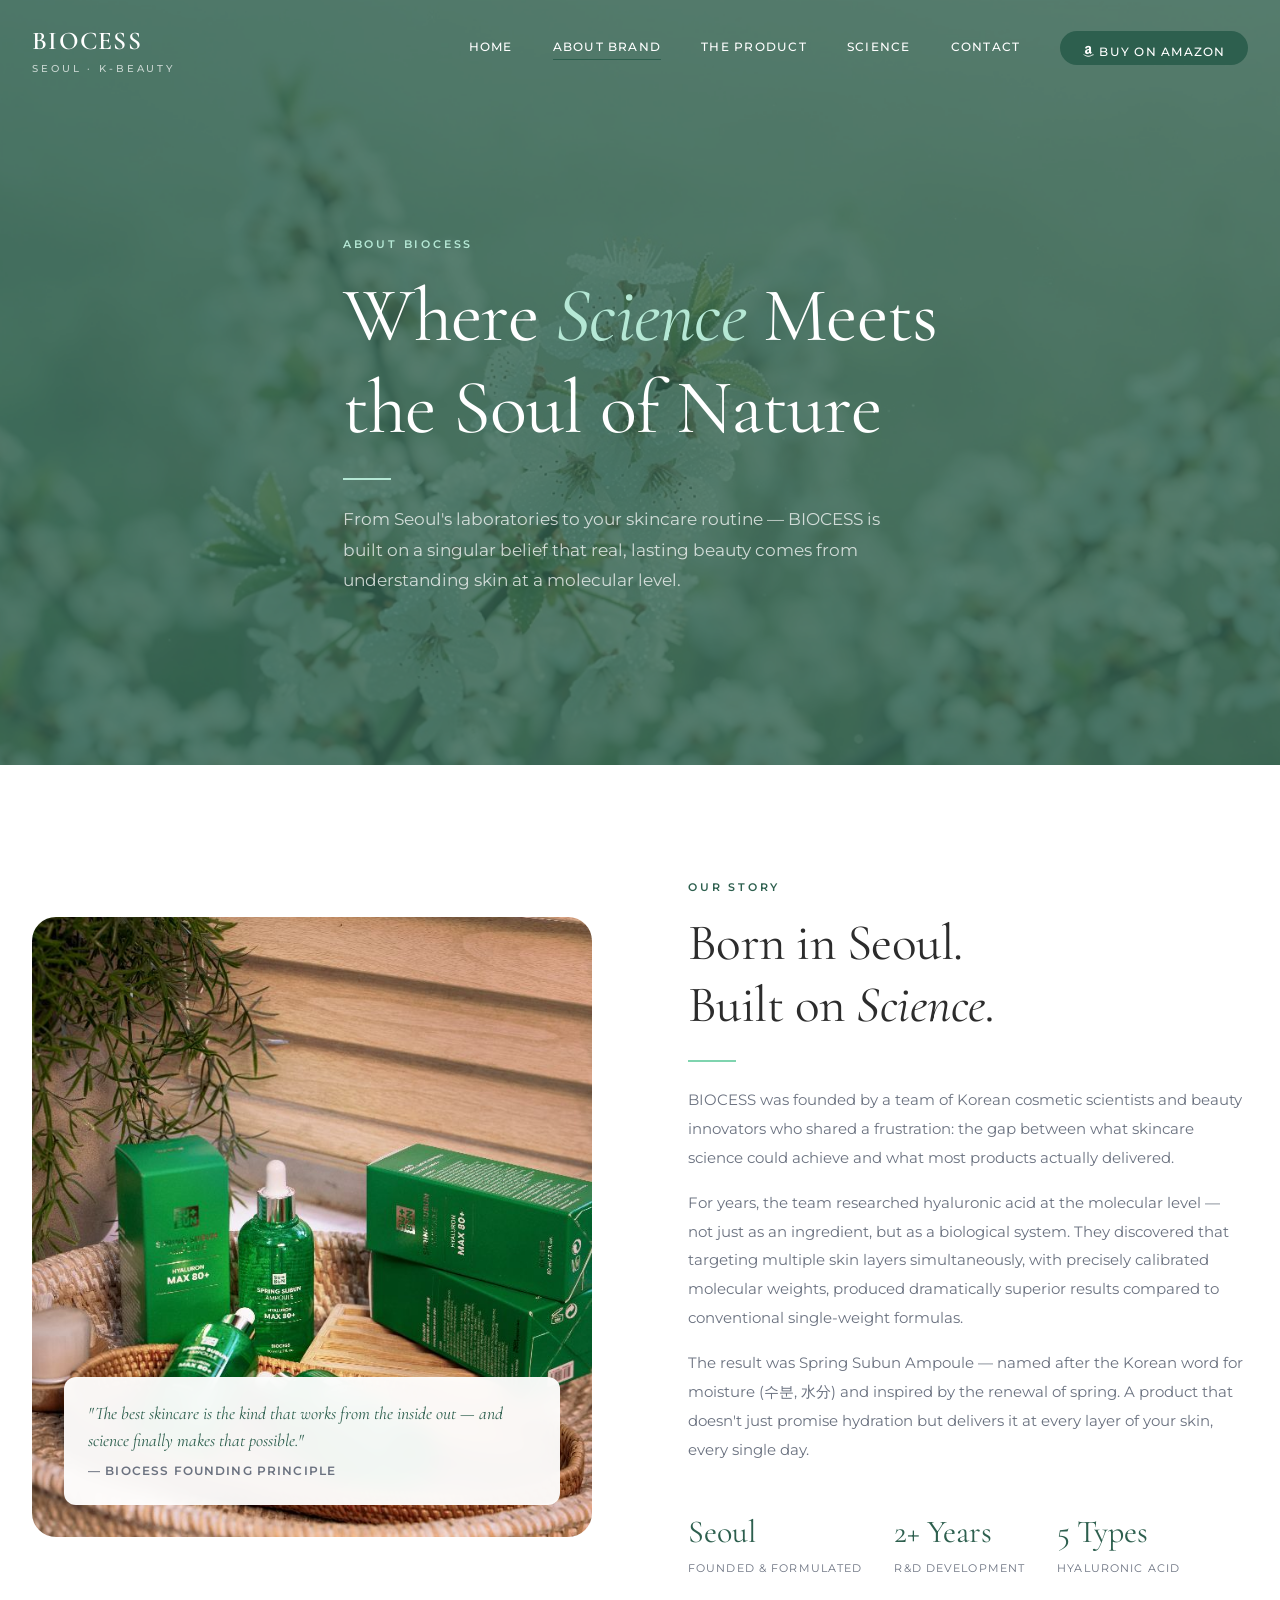
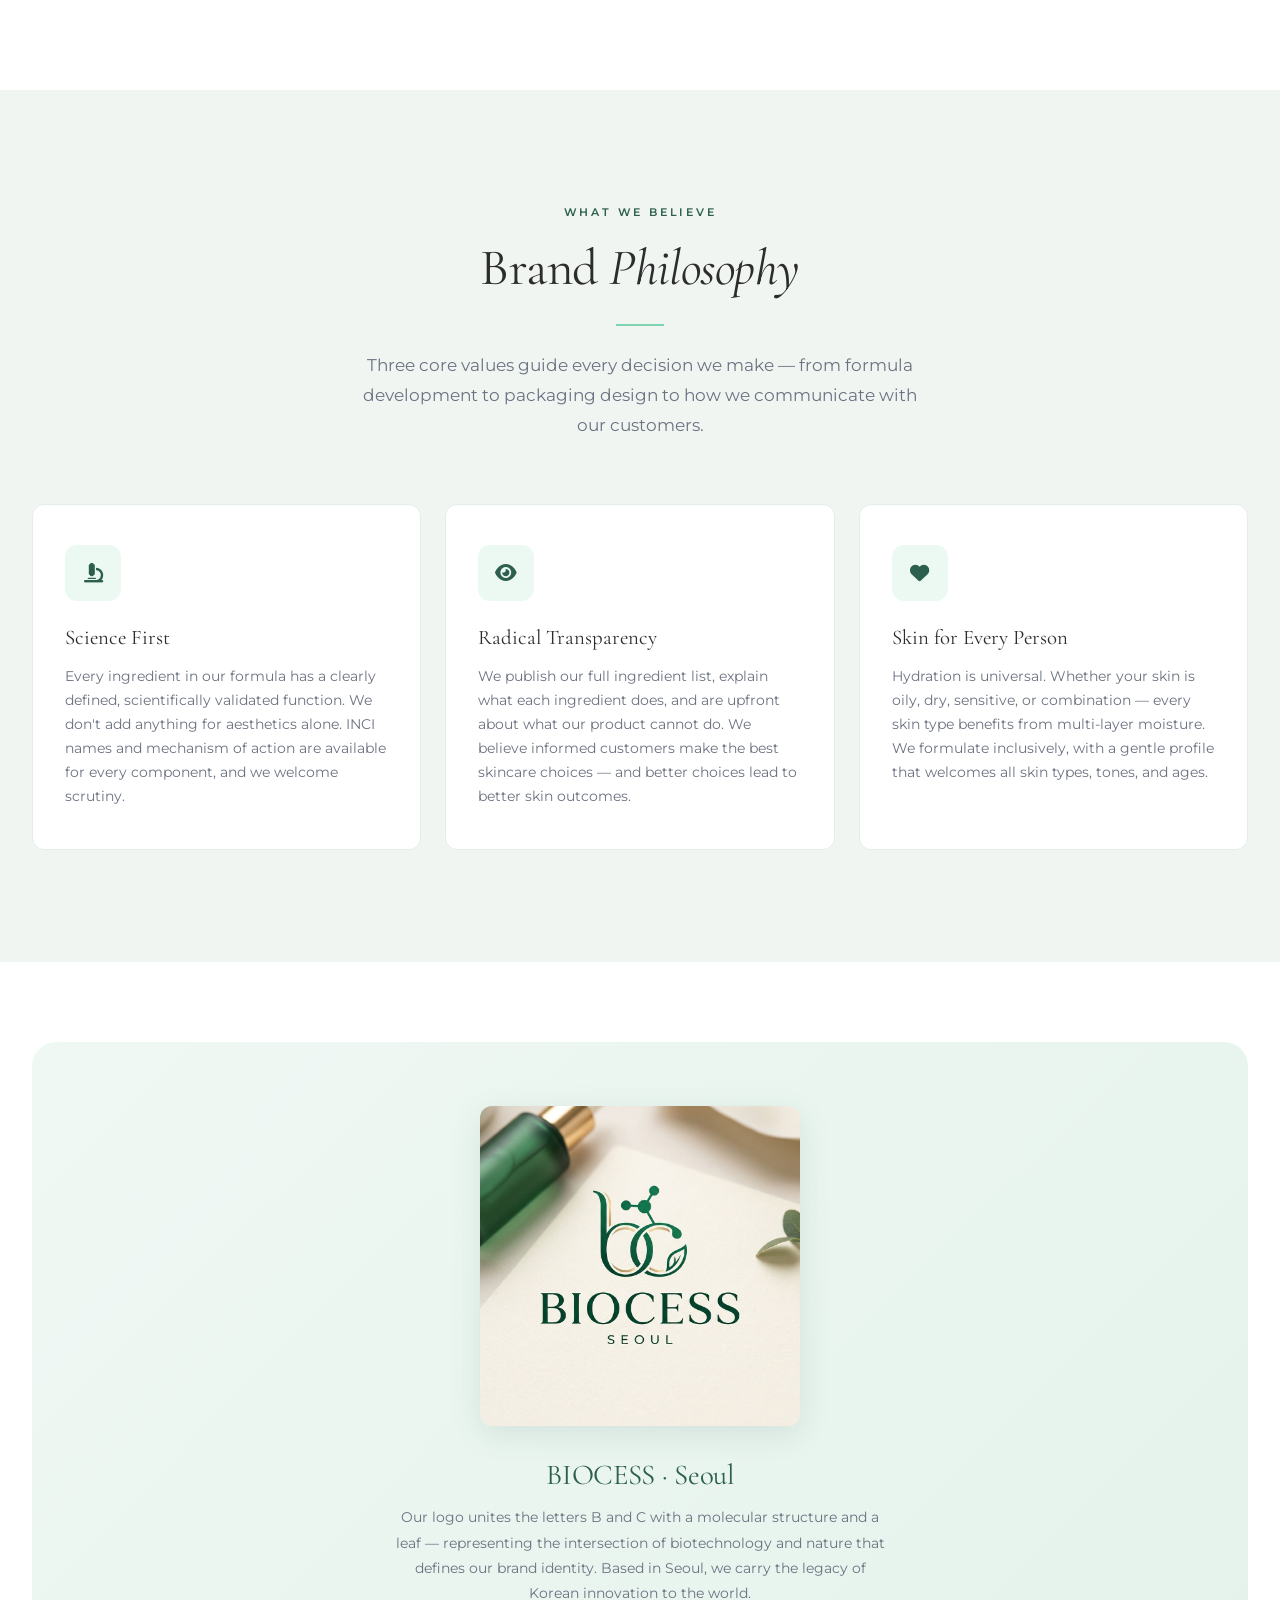
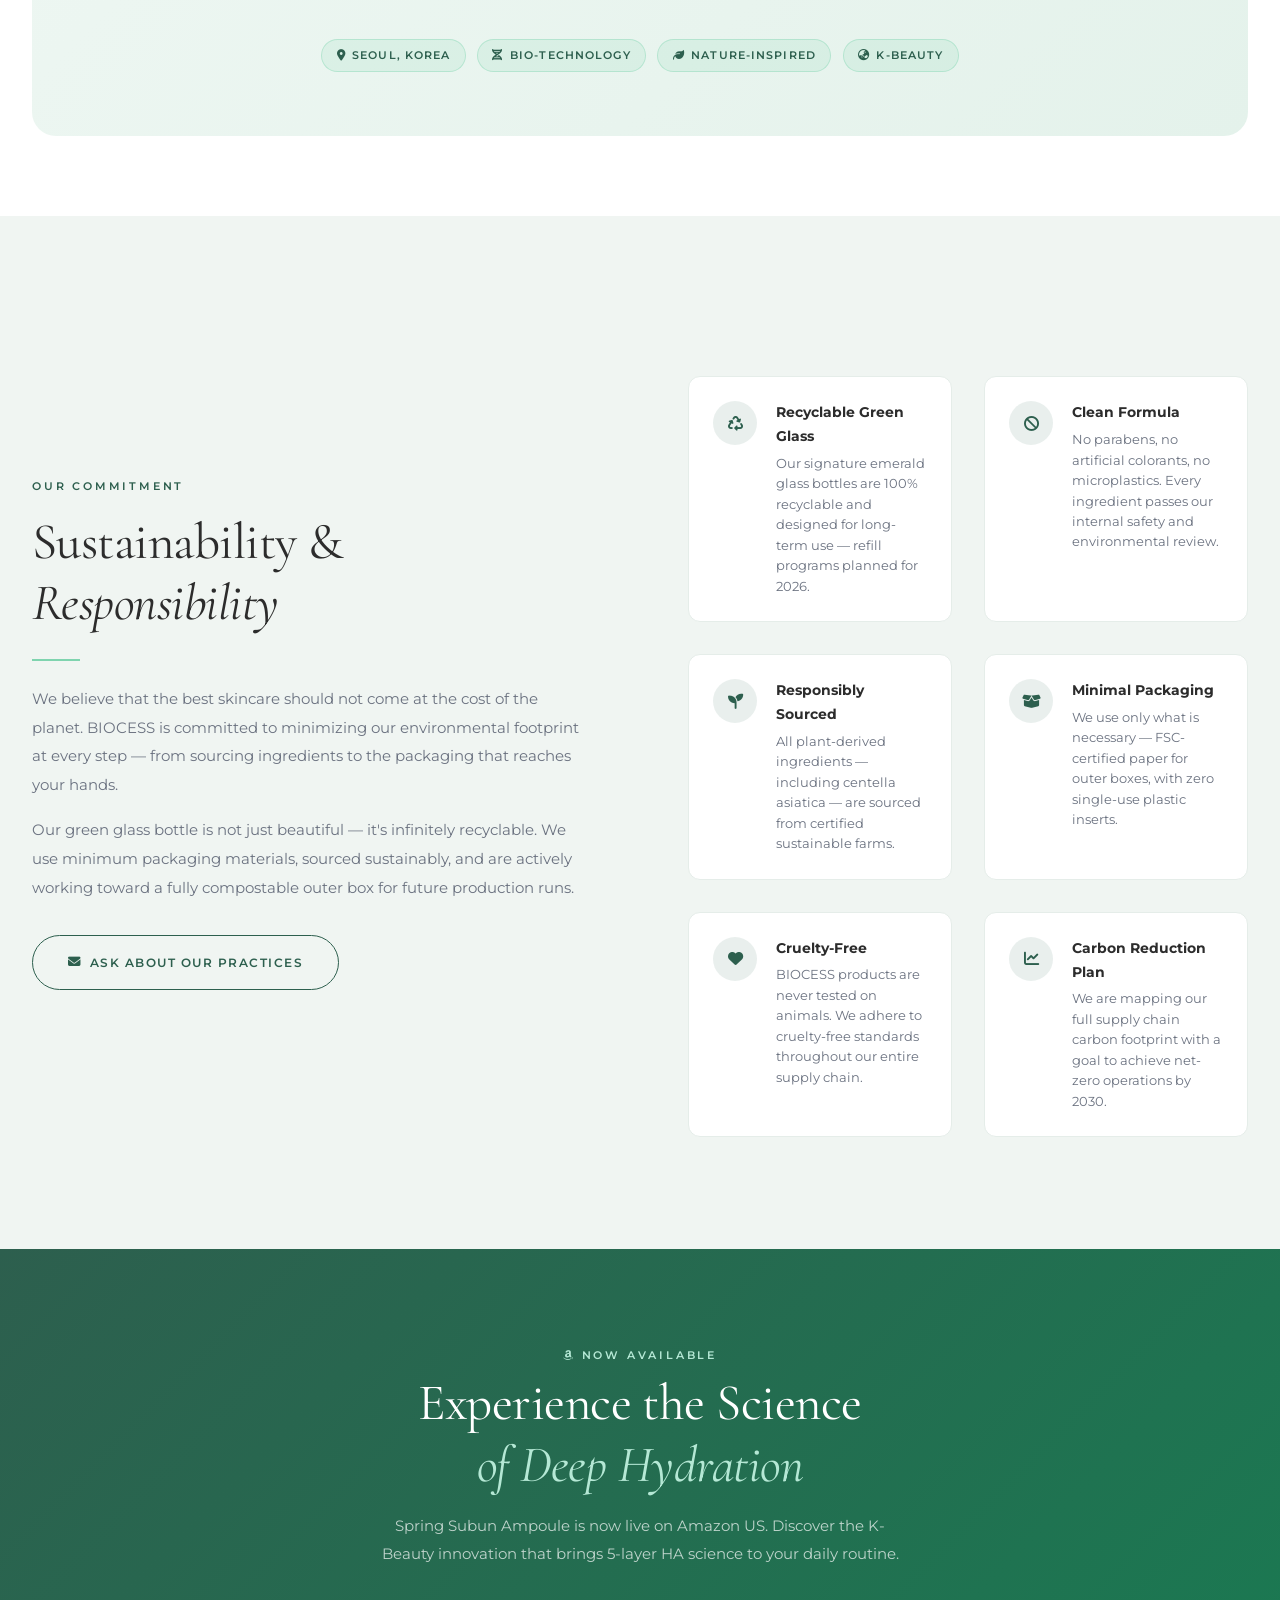
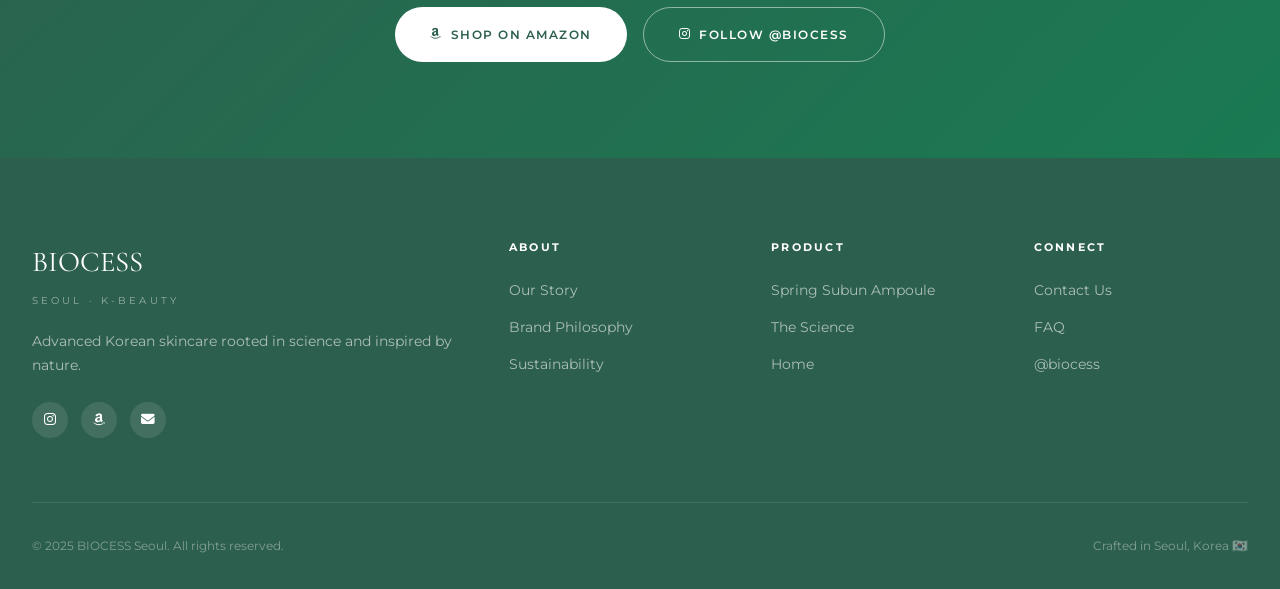
<file: about.html>
<!DOCTYPE html>
<html lang="en">
<head>
  <meta charset="UTF-8" />
  <meta name="viewport" content="width=device-width, initial-scale=1.0" />
  <meta name="description" content="About BIOCESS — Our story, brand philosophy, and commitment to sustainability. K-Beauty from Seoul, crafted with science and nature." />
  <title>About Brand | BIOCESS Seoul</title>

  <!-- Google tag (gtag.js) -->
  <script async src="https://www.googletagmanager.com/gtag/js?id=G-M8Z8BWN2E7"></script>
  <script>
    window.dataLayer = window.dataLayer || [];
    function gtag(){dataLayer.push(arguments);}
    gtag('js', new Date());
    gtag('config', 'G-M8Z8BWN2E7');
  </script>

  <link rel="preconnect" href="https://fonts.googleapis.com" />
  <link rel="preconnect" href="https://fonts.gstatic.com" crossorigin />
  <link href="https://fonts.googleapis.com/css2?family=Cormorant+Garamond:ital,wght@0,300;0,400;0,500;0,600;1,300;1,400&family=Montserrat:wght@300;400;500;600;700&display=swap" rel="stylesheet" />
  <link rel="stylesheet" href="https://cdn.jsdelivr.net/npm/@fortawesome/fontawesome-free@6.5.0/css/all.min.css" />
  <link rel="stylesheet" href="css/style.css" />

  <style>
    /* About-specific styles */
    .about-hero {
      min-height: 85vh;
      position: relative;
      display: flex;
      align-items: center;
      overflow: hidden;
      background: var(--color-primary-dark);
    }
    .about-hero-bg {
      position: absolute;
      inset: 0;
      background-image: url('images/spring-nature.jpg');
      background-size: cover;
      background-position: center;
      opacity: 0.22;
    }
    .about-hero-content {
      position: relative;
      z-index: 2;
      color: white;
      padding: 10rem 0 6rem;
    }

    /* Story section */
    .story-grid {
      display: grid;
      grid-template-columns: 1fr 1fr;
      gap: 6rem;
      align-items: center;
    }
    .story-image {
      border-radius: var(--radius-lg);
      overflow: hidden;
      position: relative;
    }
    .story-image img {
      width: 100%;
      height: 620px;
      object-fit: cover;
    }
    .story-image-overlay {
      position: absolute;
      bottom: 2rem;
      left: 2rem;
      right: 2rem;
      background: rgba(255,255,255,0.95);
      backdrop-filter: blur(10px);
      border-radius: var(--radius-md);
      padding: 1.5rem;
    }
    .story-quote {
      font-family: var(--font-serif);
      font-size: 1.1rem;
      font-style: italic;
      color: var(--color-primary-dark);
      line-height: 1.5;
      margin-bottom: 0.5rem;
    }
    .story-quote-author {
      font-size: 0.72rem;
      font-weight: 600;
      letter-spacing: 0.1em;
      text-transform: uppercase;
      color: var(--color-text-light);
    }

    /* Values */
    .values-grid {
      display: grid;
      grid-template-columns: repeat(3, 1fr);
      gap: 1.5rem;
      margin-top: 4rem;
    }
    .value-card {
      padding: 2.5rem 2rem;
      border-radius: var(--radius-md);
      background: var(--color-white);
      border: 1px solid var(--color-border);
      transition: var(--transition);
    }
    .value-card:hover {
      transform: translateY(-6px);
      box-shadow: var(--shadow-md);
      border-color: var(--color-primary-light);
    }
    .value-icon {
      width: 56px;
      height: 56px;
      border-radius: var(--radius-md);
      background: rgba(127,212,175,0.15);
      display: flex;
      align-items: center;
      justify-content: center;
      color: var(--color-primary-dark);
      font-size: 1.2rem;
      margin-bottom: 1.2rem;
    }
    .value-title {
      font-family: var(--font-serif);
      font-size: 1.3rem;
      color: var(--color-text);
      margin-bottom: 0.6rem;
    }
    .value-desc {
      font-size: 0.88rem;
      color: var(--color-text-light);
      line-height: 1.7;
    }

    /* Sustainability */
    .sustain-grid {
      display: grid;
      grid-template-columns: 1fr 1fr;
      gap: 2rem;
      margin-top: 3rem;
    }
    .sustain-item {
      display: flex;
      gap: 1.2rem;
      align-items: flex-start;
      padding: 1.5rem;
      background: var(--color-white);
      border-radius: var(--radius-md);
      border: 1px solid var(--color-border);
      transition: var(--transition);
    }
    .sustain-item:hover {
      border-color: var(--color-primary-light);
      transform: translateY(-2px);
    }
    .sustain-icon {
      width: 44px;
      height: 44px;
      border-radius: 50%;
      background: rgba(45,95,78,0.1);
      display: flex;
      align-items: center;
      justify-content: center;
      color: var(--color-primary-dark);
      flex-shrink: 0;
      font-size: 0.95rem;
    }
    .sustain-title {
      font-family: var(--font-sans);
      font-size: 0.88rem;
      font-weight: 700;
      color: var(--color-text);
      margin-bottom: 0.3rem;
    }
    .sustain-desc {
      font-size: 0.8rem;
      color: var(--color-text-light);
      line-height: 1.6;
    }

    /* Team / Logo showcase */
    .brand-showcase {
      background: linear-gradient(135deg, #f0f8f4, #e4f2eb);
      border-radius: var(--radius-lg);
      padding: 4rem;
      text-align: center;
    }
    .brand-logo-large {
      max-width: 320px;
      margin: 0 auto 2rem;
      border-radius: var(--radius-md);
      box-shadow: var(--shadow-md);
    }

    @media (max-width: 900px) {
      .story-grid { grid-template-columns: 1fr; }
      .story-image img { height: 400px; }
      .values-grid { grid-template-columns: 1fr; }
      .sustain-grid { grid-template-columns: 1fr; }
    }
    @media (max-width: 768px) {
      .brand-showcase { padding: 2rem; }
    }
  </style>
</head>
<body>

  <!-- NAVIGATION -->
  <header id="site-header" class="light">
    <div class="nav-inner">
      <a href="index.html" class="nav-logo">
        <div>
          <div class="nav-logo-text">BIOCESS</div>
          <div class="nav-logo-sub">Seoul · K-Beauty</div>
        </div>
      </a>
      <nav class="nav-links" aria-label="Main navigation">
        <a href="index.html">Home</a>
        <a href="about.html" class="active">About Brand</a>
        <a href="product.html">The Product</a>
        <a href="science.html">Science</a>
        <a href="contact.html">Contact</a>
        <a href="https://www.amazon.com/dp/B0H327LYWT" target="_blank" rel="noopener" class="btn-nav"><i class="fab fa-amazon"></i> Buy on Amazon</a>
      </nav>
      <button class="nav-hamburger" aria-label="Open menu">
        <span></span><span></span><span></span>
      </button>
    </div>
  </header>

  <nav class="nav-mobile" aria-label="Mobile navigation">
    <button class="nav-mobile-close" aria-label="Close menu">&times;</button>
    <a href="index.html">Home</a>
    <a href="about.html">About Brand</a>
    <a href="product.html">The Product</a>
    <a href="science.html">Science</a>
    <a href="contact.html">Contact</a>
  </nav>

  <main>

  <!-- ABOUT HERO -->
  <section class="about-hero" aria-label="About BIOCESS">
    <div class="about-hero-bg"></div>
    <div class="container">
      <div class="about-hero-content fade-up">
        <p class="eyebrow" style="color:var(--color-primary-light);">About BIOCESS</p>
        <h1 style="color:white;max-width:700px;margin-bottom:1rem;">
          Where <em style="color:var(--color-primary-light);">Science</em> Meets<br>the Soul of Nature
        </h1>
        <div class="divider" style="background:var(--color-primary-light);"></div>
        <p style="color:rgba(255,255,255,0.75);font-size:1.05rem;max-width:560px;margin-top:1.2rem;">
          From Seoul's laboratories to your skincare routine — BIOCESS is built on a singular belief that real, lasting beauty comes from understanding skin at a molecular level.
        </p>
      </div>
    </div>
  </section>


  <!-- OUR STORY -->
  <section id="our-story" style="padding:7rem 0;background:var(--color-white);" aria-label="Our Story">
    <div class="container">
      <div class="story-grid">
        <div class="story-image fade-in">
          <img src="images/product-basket-set.jpg" alt="BIOCESS Spring Subun Ampoule — Studio collection" loading="lazy" />
          <div class="story-image-overlay">
            <div class="story-quote">"The best skincare is the kind that works from the inside out — and science finally makes that possible."</div>
            <div class="story-quote-author">— BIOCESS Founding Principle</div>
          </div>
        </div>

        <div class="fade-up delay-1">
          <p class="eyebrow">Our Story</p>
          <h2 style="margin-bottom:1.5rem;">Born in Seoul.<br>Built on <em>Science.</em></h2>
          <div class="divider"></div>

          <p style="font-size:0.95rem;color:var(--color-text-light);line-height:1.9;margin-top:1.5rem;">
            BIOCESS was founded by a team of Korean cosmetic scientists and beauty innovators who shared a frustration: the gap between what skincare science could achieve and what most products actually delivered.
          </p>
          <p style="font-size:0.95rem;color:var(--color-text-light);line-height:1.9;margin-top:1rem;">
            For years, the team researched hyaluronic acid at the molecular level — not just as an ingredient, but as a biological system. They discovered that targeting multiple skin layers simultaneously, with precisely calibrated molecular weights, produced dramatically superior results compared to conventional single-weight formulas.
          </p>
          <p style="font-size:0.95rem;color:var(--color-text-light);line-height:1.9;margin-top:1rem;">
            The result was Spring Subun Ampoule — named after the Korean word for moisture (수분, 水分) and inspired by the renewal of spring. A product that doesn't just promise hydration but delivers it at every layer of your skin, every single day.
          </p>

          <div style="display:flex;gap:2rem;margin-top:2.5rem;flex-wrap:wrap;">
            <div>
              <div style="font-family:var(--font-serif);font-size:2rem;color:var(--color-primary-dark);">Seoul</div>
              <div style="font-size:0.7rem;color:var(--color-text-light);letter-spacing:0.1em;text-transform:uppercase;">Founded &amp; Formulated</div>
            </div>
            <div>
              <div style="font-family:var(--font-serif);font-size:2rem;color:var(--color-primary-dark);">2+ Years</div>
              <div style="font-size:0.7rem;color:var(--color-text-light);letter-spacing:0.1em;text-transform:uppercase;">R&amp;D Development</div>
            </div>
            <div>
              <div style="font-family:var(--font-serif);font-size:2rem;color:var(--color-primary-dark);">5 Types</div>
              <div style="font-size:0.7rem;color:var(--color-text-light);letter-spacing:0.1em;text-transform:uppercase;">Hyaluronic Acid</div>
            </div>
          </div>
        </div>
      </div>
    </div>
  </section>


  <!-- BRAND PHILOSOPHY -->
  <section id="philosophy" style="padding:7rem 0;background:var(--color-bg-alt);" aria-label="Brand Philosophy">
    <div class="container">
      <div class="text-center">
        <p class="eyebrow fade-up">What We Believe</p>
        <h2 class="fade-up delay-1">Brand <em>Philosophy</em></h2>
        <div class="divider divider-center fade-up delay-1"></div>
        <p class="section-desc section-desc-center fade-up delay-2">
          Three core values guide every decision we make — from formula development to packaging design to how we communicate with our customers.
        </p>
      </div>

      <div class="values-grid">
        <div class="value-card fade-up">
          <div class="value-icon"><i class="fas fa-microscope"></i></div>
          <div class="value-title">Science First</div>
          <div class="value-desc">
            Every ingredient in our formula has a clearly defined, scientifically validated function. We don't add anything for aesthetics alone. INCI names and mechanism of action are available for every component, and we welcome scrutiny.
          </div>
        </div>

        <div class="value-card fade-up delay-1">
          <div class="value-icon"><i class="fas fa-eye"></i></div>
          <div class="value-title">Radical Transparency</div>
          <div class="value-desc">
            We publish our full ingredient list, explain what each ingredient does, and are upfront about what our product cannot do. We believe informed customers make the best skincare choices — and better choices lead to better skin outcomes.
          </div>
        </div>

        <div class="value-card fade-up delay-2">
          <div class="value-icon"><i class="fas fa-heart"></i></div>
          <div class="value-title">Skin for Every Person</div>
          <div class="value-desc">
            Hydration is universal. Whether your skin is oily, dry, sensitive, or combination — every skin type benefits from multi-layer moisture. We formulate inclusively, with a gentle profile that welcomes all skin types, tones, and ages.
          </div>
        </div>
      </div>
    </div>
  </section>


  <!-- BRAND VISUAL SHOWCASE -->
  <section style="padding:5rem 0;background:var(--color-white);" aria-label="Brand Identity">
    <div class="container">
      <div class="brand-showcase fade-up">
        <img src="images/logo-biocess.jpg" alt="BIOCESS Seoul Brand Logo" class="brand-logo-large" loading="lazy" />
        <h3 style="font-family:var(--font-serif);font-size:1.8rem;color:var(--color-primary-dark);margin-bottom:0.8rem;">BIOCESS · Seoul</h3>
        <p style="font-size:0.88rem;color:var(--color-text-light);max-width:500px;margin:0 auto 2rem;line-height:1.8;">
          Our logo unites the letters B and C with a molecular structure and a leaf — representing the intersection of biotechnology and nature that defines our brand identity. Based in Seoul, we carry the legacy of Korean innovation to the world.
        </p>
        <div style="display:flex;gap:0.7rem;justify-content:center;flex-wrap:wrap;">
          <span class="badge"><i class="fas fa-map-marker-alt"></i> Seoul, Korea</span>
          <span class="badge"><i class="fas fa-dna"></i> Bio-Technology</span>
          <span class="badge"><i class="fas fa-leaf"></i> Nature-Inspired</span>
          <span class="badge"><i class="fas fa-globe-asia"></i> K-Beauty</span>
        </div>
      </div>
    </div>
  </section>


  <!-- SUSTAINABILITY -->
  <section id="sustainability" style="padding:7rem 0;background:var(--color-bg-alt);" aria-label="Sustainability Commitment">
    <div class="container">
      <div style="display:grid;grid-template-columns:1fr 1fr;gap:6rem;align-items:center;">
        <div class="fade-up">
          <p class="eyebrow">Our Commitment</p>
          <h2 style="margin-bottom:1.5rem;">Sustainability &amp;<br><em>Responsibility</em></h2>
          <div class="divider"></div>
          <p style="font-size:0.95rem;color:var(--color-text-light);line-height:1.9;margin-top:1.5rem;">
            We believe that the best skincare should not come at the cost of the planet. BIOCESS is committed to minimizing our environmental footprint at every step — from sourcing ingredients to the packaging that reaches your hands.
          </p>
          <p style="font-size:0.95rem;color:var(--color-text-light);line-height:1.9;margin-top:1rem;">
            Our green glass bottle is not just beautiful — it's infinitely recyclable. We use minimum packaging materials, sourced sustainably, and are actively working toward a fully compostable outer box for future production runs.
          </p>
          <a href="contact.html" class="btn btn-outline" style="margin-top:2rem;display:inline-flex;">
            <i class="fas fa-envelope"></i> Ask About Our Practices
          </a>
        </div>

        <div class="sustain-grid fade-up delay-1">
          <div class="sustain-item">
            <div class="sustain-icon"><i class="fas fa-recycle"></i></div>
            <div>
              <div class="sustain-title">Recyclable Green Glass</div>
              <div class="sustain-desc">Our signature emerald glass bottles are 100% recyclable and designed for long-term use — refill programs planned for 2026.</div>
            </div>
          </div>
          <div class="sustain-item">
            <div class="sustain-icon"><i class="fas fa-ban"></i></div>
            <div>
              <div class="sustain-title">Clean Formula</div>
              <div class="sustain-desc">No parabens, no artificial colorants, no microplastics. Every ingredient passes our internal safety and environmental review.</div>
            </div>
          </div>
          <div class="sustain-item">
            <div class="sustain-icon"><i class="fas fa-seedling"></i></div>
            <div>
              <div class="sustain-title">Responsibly Sourced</div>
              <div class="sustain-desc">All plant-derived ingredients — including centella asiatica — are sourced from certified sustainable farms.</div>
            </div>
          </div>
          <div class="sustain-item">
            <div class="sustain-icon"><i class="fas fa-box-open"></i></div>
            <div>
              <div class="sustain-title">Minimal Packaging</div>
              <div class="sustain-desc">We use only what is necessary — FSC-certified paper for outer boxes, with zero single-use plastic inserts.</div>
            </div>
          </div>
          <div class="sustain-item">
            <div class="sustain-icon"><i class="fas fa-heart"></i></div>
            <div>
              <div class="sustain-title">Cruelty-Free</div>
              <div class="sustain-desc">BIOCESS products are never tested on animals. We adhere to cruelty-free standards throughout our entire supply chain.</div>
            </div>
          </div>
          <div class="sustain-item">
            <div class="sustain-icon"><i class="fas fa-chart-line"></i></div>
            <div>
              <div class="sustain-title">Carbon Reduction Plan</div>
              <div class="sustain-desc">We are mapping our full supply chain carbon footprint with a goal to achieve net-zero operations by 2030.</div>
            </div>
          </div>
        </div>
      </div>
    </div>
  </section>


  <!-- CTA -->
  <section style="padding:6rem 0;background:linear-gradient(135deg,var(--color-primary-dark) 0%,#1a7a52 100%);">
    <div class="container text-center">
      <p style="font-size:0.7rem;font-weight:600;letter-spacing:0.25em;text-transform:uppercase;color:var(--color-primary-light);margin-bottom:0.5rem;" class="fade-up">
        <i class="fab fa-amazon"></i> Now Available
      </p>
      <h2 style="color:white;margin-bottom:1rem;" class="fade-up delay-1">
        Experience the Science<br><em style="color:var(--color-primary-light);">of Deep Hydration</em>
      </h2>
      <p style="color:rgba(255,255,255,0.7);font-size:0.95rem;max-width:540px;margin:0 auto 2.5rem;" class="fade-up delay-2">
        Spring Subun Ampoule is now live on Amazon US. Discover the K-Beauty innovation that brings 5-layer HA science to your daily routine.
      </p>
      <div style="display:flex;gap:1rem;justify-content:center;flex-wrap:wrap;" class="fade-up delay-3">
        <a href="https://www.amazon.com/dp/B0H327LYWT" target="_blank" rel="noopener" class="btn btn-white">
          <i class="fab fa-amazon"></i> Shop on Amazon
        </a>
        <a href="https://www.instagram.com/biocess" target="_blank" rel="noopener" class="btn btn-outline" style="border-color:rgba(255,255,255,0.5);color:white;">
          <i class="fab fa-instagram"></i> Follow @biocess
        </a>
      </div>
    </div>
  </section>

  </main>


  <!-- FOOTER -->
  <footer id="site-footer">
    <div class="container">
      <div class="footer-grid">
        <div>
          <div class="footer-brand-name">BIOCESS</div>
          <div class="footer-brand-sub">Seoul · K-Beauty</div>
          <p class="footer-desc">Advanced Korean skincare rooted in science and inspired by nature.</p>
          <div class="footer-social">
            <a href="https://www.instagram.com/biocess" target="_blank" rel="noopener" aria-label="Instagram"><i class="fab fa-instagram"></i></a>
            <a href="https://www.amazon.com/dp/B0H327LYWT" target="_blank" rel="noopener" aria-label="Amazon"><i class="fab fa-amazon"></i></a>
            <a href="contact.html" aria-label="Email"><i class="fas fa-envelope"></i></a>
          </div>
        </div>
        <div>
          <div class="footer-col-title">About</div>
          <ul class="footer-links">
            <li><a href="#our-story">Our Story</a></li>
            <li><a href="#philosophy">Brand Philosophy</a></li>
            <li><a href="#sustainability">Sustainability</a></li>
          </ul>
        </div>
        <div>
          <div class="footer-col-title">Product</div>
          <ul class="footer-links">
            <li><a href="product.html">Spring Subun Ampoule</a></li>
            <li><a href="science.html">The Science</a></li>
            <li><a href="index.html">Home</a></li>
          </ul>
        </div>
        <div>
          <div class="footer-col-title">Connect</div>
          <ul class="footer-links">
            <li><a href="contact.html">Contact Us</a></li>
            <li><a href="index.html#faq">FAQ</a></li>
            <li><a href="https://www.instagram.com/biocess" target="_blank">@biocess</a></li>
          </ul>
        </div>
      </div>
      <div class="footer-bottom">
        <p class="footer-copyright">&copy; 2025 BIOCESS Seoul. All rights reserved.</p>
        <p class="footer-copyright">Crafted in Seoul, Korea 🇰🇷</p>
      </div>
    </div>
  </footer>

  <script src="js/main.js"></script>
</body>
</html>
</file>
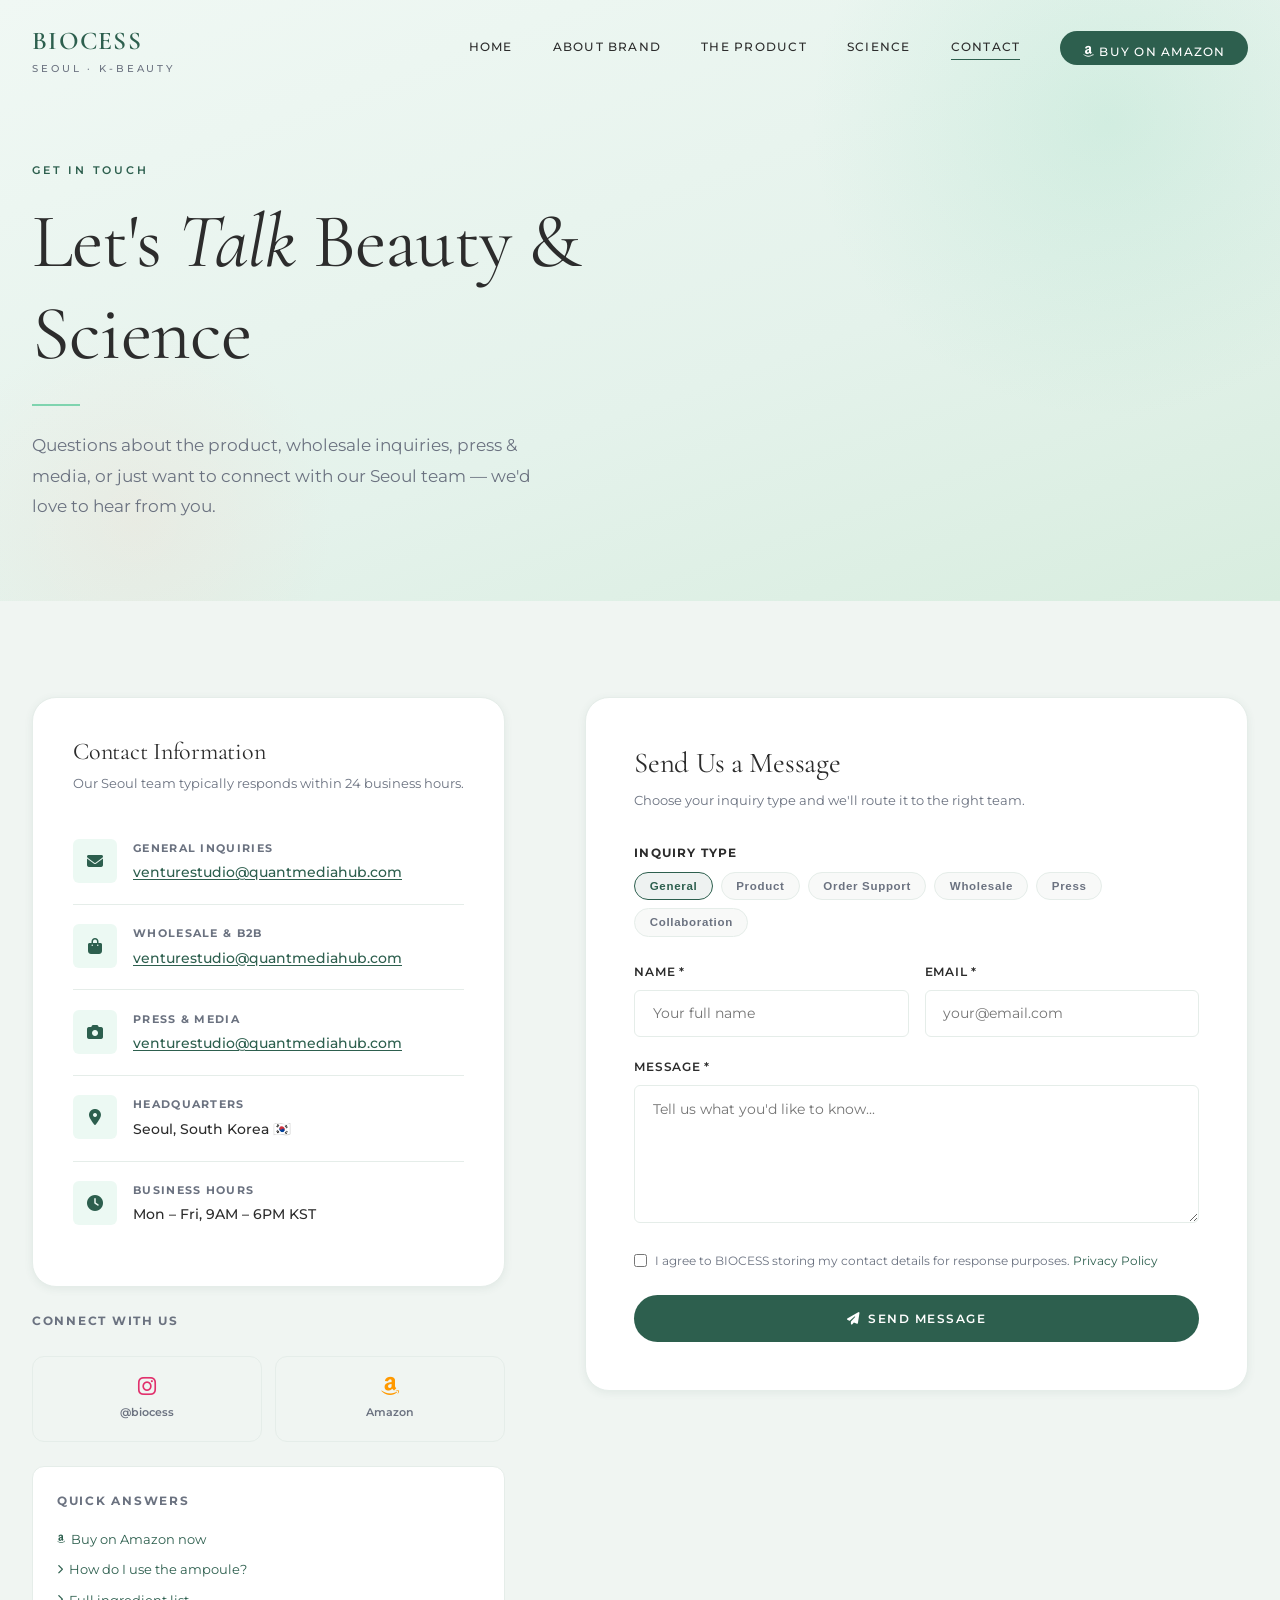
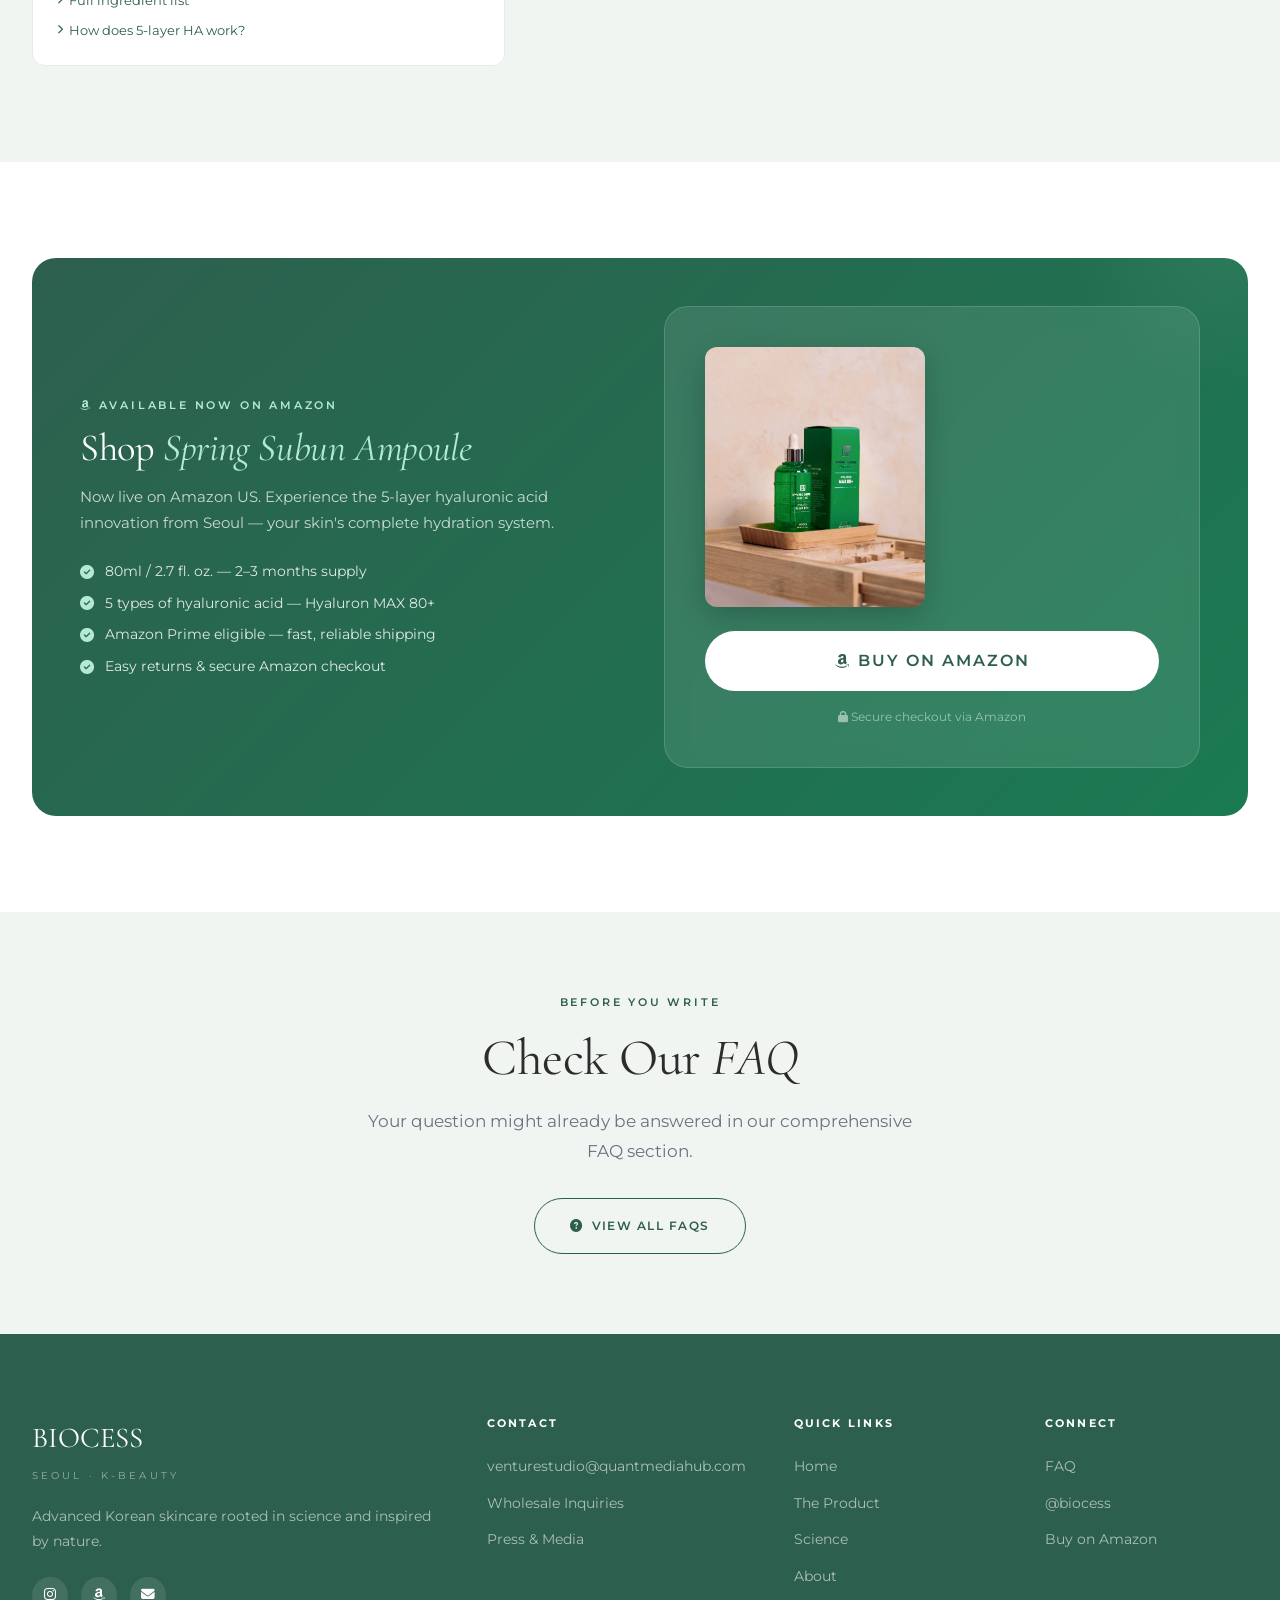
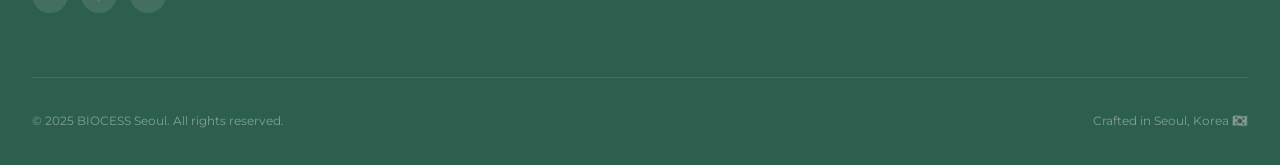
<file: contact.html>
<!DOCTYPE html>
<html lang="en">
<head>
  <meta charset="UTF-8" />
  <meta name="viewport" content="width=device-width, initial-scale=1.0" />
  <meta name="description" content="Contact BIOCESS — Get in touch with our team, request information, or buy Spring Subun Ampoule on Amazon today." />
  <title>Contact | BIOCESS Seoul</title>

  <!-- Google tag (gtag.js) -->
  <script async src="https://www.googletagmanager.com/gtag/js?id=G-M8Z8BWN2E7"></script>
  <script>
    window.dataLayer = window.dataLayer || [];
    function gtag(){dataLayer.push(arguments);}
    gtag('js', new Date());
    gtag('config', 'G-M8Z8BWN2E7');
  </script>

  <link rel="preconnect" href="https://fonts.googleapis.com" />
  <link rel="preconnect" href="https://fonts.gstatic.com" crossorigin />
  <link href="https://fonts.googleapis.com/css2?family=Cormorant+Garamond:ital,wght@0,300;0,400;0,500;0,600;1,300;1,400&family=Montserrat:wght@300;400;500;600;700&display=swap" rel="stylesheet" />
  <link rel="stylesheet" href="https://cdn.jsdelivr.net/npm/@fortawesome/fontawesome-free@6.5.0/css/all.min.css" />
  <link rel="stylesheet" href="css/style.css" />

  <style>
    .contact-hero {
      padding: 10rem 0 5rem;
      background: linear-gradient(160deg, #f0f8f4 0%, #e4f2eb 60%, #d8eddf 100%);
      position: relative;
      overflow: hidden;
    }
    .contact-hero::before {
      content: '';
      position: absolute;
      top: -30%;
      right: -10%;
      width: 600px;
      height: 600px;
      background: radial-gradient(circle, rgba(127,212,175,0.2) 0%, transparent 70%);
    }
    .contact-hero::after {
      content: '';
      position: absolute;
      bottom: -20%;
      left: -5%;
      width: 400px;
      height: 400px;
      background: radial-gradient(circle, rgba(255,182,163,0.12) 0%, transparent 70%);
    }

    .contact-layout {
      display: grid;
      grid-template-columns: 1fr 1.4fr;
      gap: 5rem;
      align-items: start;
    }

    /* Contact info */
    .contact-info-card {
      background: var(--color-white);
      border-radius: var(--radius-lg);
      padding: 2.5rem;
      box-shadow: var(--shadow-sm);
      border: 1px solid var(--color-border);
    }
    .contact-info-item {
      display: flex;
      gap: 1rem;
      align-items: flex-start;
      padding: 1.2rem 0;
      border-bottom: 1px solid var(--color-border);
    }
    .contact-info-item:last-child { border-bottom: none; }
    .contact-info-icon {
      width: 44px;
      height: 44px;
      border-radius: var(--radius-sm);
      background: rgba(127,212,175,0.15);
      display: flex;
      align-items: center;
      justify-content: center;
      color: var(--color-primary-dark);
      flex-shrink: 0;
    }
    .contact-info-label {
      font-size: 0.68rem;
      font-weight: 700;
      letter-spacing: 0.12em;
      text-transform: uppercase;
      color: var(--color-text-light);
      margin-bottom: 0.2rem;
    }
    .contact-info-value {
      font-size: 0.9rem;
      color: var(--color-text);
      font-weight: 500;
    }
    .contact-info-value a {
      color: var(--color-primary-dark);
      text-decoration: underline;
      text-underline-offset: 2px;
    }

    /* Social Cards */
    .social-links {
      display: flex;
      gap: 0.8rem;
      margin-top: 1.5rem;
    }
    .social-card {
      flex: 1;
      padding: 1.2rem 1rem;
      border-radius: var(--radius-md);
      background: var(--color-bg-alt);
      text-align: center;
      border: 1px solid var(--color-border);
      transition: var(--transition);
      text-decoration: none;
    }
    .social-card:hover {
      transform: translateY(-3px);
      box-shadow: var(--shadow-sm);
    }
    .social-card i { font-size: 1.3rem; margin-bottom: 0.4rem; display: block; }
    .social-card span { font-size: 0.7rem; font-weight: 600; color: var(--color-text-light); display: block; }

    /* Form */
    .contact-form-card {
      background: var(--color-white);
      border-radius: var(--radius-lg);
      padding: 3rem;
      box-shadow: var(--shadow-sm);
      border: 1px solid var(--color-border);
    }
    .form-row {
      display: grid;
      grid-template-columns: 1fr 1fr;
      gap: 1rem;
    }

    /* Request type buttons */
    .request-types {
      display: flex;
      gap: 0.5rem;
      flex-wrap: wrap;
      margin-bottom: 0.5rem;
    }
    .request-type-btn {
      font-size: 0.72rem;
      font-weight: 600;
      letter-spacing: 0.06em;
      padding: 0.45rem 0.9rem;
      border-radius: var(--radius-full);
      border: 1.5px solid var(--color-border);
      background: var(--color-bg);
      color: var(--color-text-light);
      cursor: pointer;
      transition: var(--transition);
    }
    .request-type-btn.active,
    .request-type-btn:hover {
      border-color: var(--color-primary-dark);
      background: rgba(45,95,78,0.08);
      color: var(--color-primary-dark);
    }

    /* Early access section */
    .early-access-banner {
      background: linear-gradient(135deg, var(--color-primary-dark), #1a7a52);
      border-radius: var(--radius-lg);
      padding: 3rem;
      color: white;
      position: relative;
      overflow: hidden;
    }
    .early-access-banner::before {
      content: '';
      position: absolute;
      top: -30%;
      right: -10%;
      width: 300px;
      height: 300px;
      background: radial-gradient(circle, rgba(255,255,255,0.06) 0%, transparent 70%);
    }

    @media (max-width: 900px) {
      .contact-layout { grid-template-columns: 1fr; }
      .form-row { grid-template-columns: 1fr; }
    }
    @media (max-width: 600px) {
      .contact-form-card { padding: 1.5rem; }
    }
  </style>
</head>
<body>

  <!-- NAVIGATION -->
  <header id="site-header">
    <div class="nav-inner">
      <a href="index.html" class="nav-logo">
        <div>
          <div class="nav-logo-text">BIOCESS</div>
          <div class="nav-logo-sub">Seoul · K-Beauty</div>
        </div>
      </a>
      <nav class="nav-links" aria-label="Main navigation">
        <a href="index.html">Home</a>
        <a href="about.html">About Brand</a>
        <a href="product.html">The Product</a>
        <a href="science.html">Science</a>
        <a href="contact.html" class="active">Contact</a>
        <a href="https://www.amazon.com/dp/B0H327LYWT" target="_blank" rel="noopener" class="btn-nav"><i class="fab fa-amazon"></i> Buy on Amazon</a>
      </nav>
      <button class="nav-hamburger" aria-label="Open menu">
        <span></span><span></span><span></span>
      </button>
    </div>
  </header>

  <nav class="nav-mobile" aria-label="Mobile navigation">
    <button class="nav-mobile-close" aria-label="Close menu">&times;</button>
    <a href="index.html">Home</a>
    <a href="about.html">About Brand</a>
    <a href="product.html">The Product</a>
    <a href="science.html">Science</a>
    <a href="contact.html">Contact</a>
  </nav>

  <main>

  <!-- HERO -->
  <section class="contact-hero" aria-label="Contact Hero">
    <div class="container" style="position:relative;z-index:1;">
      <div class="fade-up">
        <p class="eyebrow">Get in Touch</p>
        <h1 style="max-width:600px;margin-bottom:1rem;">Let's <em>Talk</em> Beauty &amp; Science</h1>
        <div class="divider"></div>
        <p style="font-size:1.05rem;color:var(--color-text-light);max-width:520px;margin-top:1.2rem;">
          Questions about the product, wholesale inquiries, press &amp; media, or just want to connect with our Seoul team — we'd love to hear from you.
        </p>
      </div>
    </div>
  </section>


  <!-- CONTACT MAIN -->
  <section style="padding:6rem 0;background:var(--color-bg-alt);" aria-label="Contact Form and Info">
    <div class="container">
      <div class="contact-layout">

        <!-- Contact Info Side -->
        <div class="fade-up">
          <div class="contact-info-card">
            <h3 style="font-family:var(--font-serif);font-size:1.5rem;margin-bottom:0.3rem;">Contact Information</h3>
            <p style="font-size:0.82rem;color:var(--color-text-light);margin-bottom:1.5rem;">Our Seoul team typically responds within 24 business hours.</p>

            <div class="contact-info-item">
              <div class="contact-info-icon"><i class="fas fa-envelope"></i></div>
              <div>
                <div class="contact-info-label">General Inquiries</div>
                <div class="contact-info-value"><a href="mailto:venturestudio@quantmediahub.com">venturestudio@quantmediahub.com</a></div>
              </div>
            </div>
            <div class="contact-info-item">
              <div class="contact-info-icon"><i class="fas fa-shopping-bag"></i></div>
              <div>
                <div class="contact-info-label">Wholesale &amp; B2B</div>
                <div class="contact-info-value"><a href="mailto:venturestudio@quantmediahub.com">venturestudio@quantmediahub.com</a></div>
              </div>
            </div>
            <div class="contact-info-item">
              <div class="contact-info-icon"><i class="fas fa-camera"></i></div>
              <div>
                <div class="contact-info-label">Press &amp; Media</div>
                <div class="contact-info-value"><a href="mailto:venturestudio@quantmediahub.com">venturestudio@quantmediahub.com</a></div>
              </div>
            </div>
            <div class="contact-info-item">
              <div class="contact-info-icon"><i class="fas fa-map-marker-alt"></i></div>
              <div>
                <div class="contact-info-label">Headquarters</div>
                <div class="contact-info-value">Seoul, South Korea 🇰🇷</div>
              </div>
            </div>
            <div class="contact-info-item">
              <div class="contact-info-icon"><i class="fas fa-clock"></i></div>
              <div>
                <div class="contact-info-label">Business Hours</div>
                <div class="contact-info-value">Mon – Fri, 9AM – 6PM KST</div>
              </div>
            </div>
          </div>

          <!-- Social Links -->
          <div style="margin-top:1.5rem;">
            <p style="font-size:0.72rem;font-weight:700;letter-spacing:0.15em;text-transform:uppercase;color:var(--color-text-light);margin-bottom:0.8rem;">Connect With Us</p>
            <div class="social-links">
              <a href="https://www.instagram.com/biocess" target="_blank" rel="noopener" class="social-card">
                <i class="fab fa-instagram" style="color:#E1306C;"></i>
                <span>@biocess</span>
              </a>
              <a href="https://www.amazon.com/dp/B0H327LYWT" target="_blank" rel="noopener" class="social-card">
                <i class="fab fa-amazon" style="color:#FF9900;"></i>
                <span>Amazon</span>
              </a>
            </div>
          </div>

          <!-- FAQ quick links -->
          <div style="margin-top:1.5rem;padding:1.5rem;background:var(--color-white);border-radius:var(--radius-md);border:1px solid var(--color-border);">
            <p style="font-size:0.72rem;font-weight:700;letter-spacing:0.15em;text-transform:uppercase;color:var(--color-text-light);margin-bottom:1rem;">Quick Answers</p>
            <ul style="display:flex;flex-direction:column;gap:0.5rem;">
              <li><a href="https://www.amazon.com/dp/B0H327LYWT" target="_blank" rel="noopener" style="font-size:0.82rem;color:var(--color-primary-dark);display:flex;align-items:center;gap:0.4rem;"><i class="fab fa-amazon" style="font-size:0.6rem;"></i> Buy on Amazon now</a></li>
              <li><a href="product.html#how-to-use" style="font-size:0.82rem;color:var(--color-primary-dark);display:flex;align-items:center;gap:0.4rem;"><i class="fas fa-chevron-right" style="font-size:0.6rem;"></i> How do I use the ampoule?</a></li>
              <li><a href="product.html#ingredients-full" style="font-size:0.82rem;color:var(--color-primary-dark);display:flex;align-items:center;gap:0.4rem;"><i class="fas fa-chevron-right" style="font-size:0.6rem;"></i> Full ingredient list</a></li>
              <li><a href="science.html" style="font-size:0.82rem;color:var(--color-primary-dark);display:flex;align-items:center;gap:0.4rem;"><i class="fas fa-chevron-right" style="font-size:0.6rem;"></i> How does 5-layer HA work?</a></li>
            </ul>
          </div>
        </div>

        <!-- Contact Form Side -->
        <div class="fade-up delay-1">
          <div class="contact-form-card">
            <h3 style="font-family:var(--font-serif);font-size:1.8rem;margin-bottom:0.5rem;">Send Us a Message</h3>
            <p style="font-size:0.82rem;color:var(--color-text-light);margin-bottom:2rem;">Choose your inquiry type and we'll route it to the right team.</p>

            <!-- Request type selector -->
            <div style="margin-bottom:1.5rem;">
              <label style="font-size:0.72rem;font-weight:700;letter-spacing:0.1em;text-transform:uppercase;color:var(--color-text);display:block;margin-bottom:0.5rem;">Inquiry Type</label>
              <div class="request-types" id="request-types">
                <button type="button" class="request-type-btn active" data-value="General Inquiry">General</button>
                <button type="button" class="request-type-btn" data-value="Product Question">Product</button>
                <button type="button" class="request-type-btn" data-value="Order Support">Order Support</button>
                <button type="button" class="request-type-btn" data-value="Wholesale / B2B">Wholesale</button>
                <button type="button" class="request-type-btn" data-value="Press / Media">Press</button>
                <button type="button" class="request-type-btn" data-value="Collaboration">Collaboration</button>
              </div>
            </div>

            <form id="contact-form" novalidate>
              <input type="hidden" name="subject" id="subject-input" value="General Inquiry" />

              <div class="form-row">
                <div class="form-group">
                  <label for="contact-name">Name *</label>
                  <input type="text" id="contact-name" name="name" placeholder="Your full name" required />
                </div>
                <div class="form-group">
                  <label for="contact-email">Email *</label>
                  <input type="email" id="contact-email" name="email" placeholder="your@email.com" required />
                </div>
              </div>

              <div class="form-group">
                <label for="contact-message">Message *</label>
                <textarea id="contact-message" name="message" placeholder="Tell us what you'd like to know..." rows="6" required></textarea>
              </div>

              <div style="display:flex;align-items:center;gap:0.5rem;margin-bottom:1.5rem;">
                <input type="checkbox" id="privacy-consent" required style="width:auto;accent-color:var(--color-primary-dark);" />
                <label for="privacy-consent" style="font-size:0.78rem;color:var(--color-text-light);font-weight:400;text-transform:none;letter-spacing:0;">
                  I agree to BIOCESS storing my contact details for response purposes. <a href="#" style="color:var(--color-primary-dark);">Privacy Policy</a>
                </label>
              </div>

              <button type="submit" class="btn btn-primary" style="width:100%;justify-content:center;">
                <i class="fas fa-paper-plane"></i> Send Message
              </button>
            </form>
          </div>
        </div>

      </div>
    </div>
  </section>


  <!-- AMAZON BUY SECTION -->
  <section id="buy-now" style="padding:6rem 0;background:var(--color-white);" aria-label="Buy on Amazon">
    <div class="container">
      <div class="early-access-banner">
        <div style="display:grid;grid-template-columns:1fr 1fr;gap:3rem;align-items:center;flex-wrap:wrap;">
          <div class="fade-up" style="position:relative;z-index:1;">
            <p style="font-size:0.7rem;font-weight:600;letter-spacing:0.25em;text-transform:uppercase;color:var(--color-primary-light);margin-bottom:0.6rem;">
              <i class="fab fa-amazon"></i> Available Now on Amazon
            </p>
            <h2 style="color:white;font-size:clamp(1.8rem,3vw,2.5rem);margin-bottom:0.8rem;">
              Shop <em style="color:var(--color-primary-light);">Spring Subun Ampoule</em>
            </h2>
            <p style="color:rgba(255,255,255,0.75);font-size:0.95rem;line-height:1.7;margin-bottom:1.5rem;">
              Now live on Amazon US. Experience the 5-layer hyaluronic acid innovation from Seoul — your skin's complete hydration system.
            </p>
            <ul style="display:flex;flex-direction:column;gap:0.5rem;">
              <li style="display:flex;gap:0.7rem;align-items:center;font-size:0.88rem;color:rgba(255,255,255,0.85);">
                <i class="fas fa-check-circle" style="color:var(--color-primary-light);flex-shrink:0;"></i>
                80ml / 2.7 fl. oz. — 2–3 months supply
              </li>
              <li style="display:flex;gap:0.7rem;align-items:center;font-size:0.88rem;color:rgba(255,255,255,0.85);">
                <i class="fas fa-check-circle" style="color:var(--color-primary-light);flex-shrink:0;"></i>
                5 types of hyaluronic acid — Hyaluron MAX 80+
              </li>
              <li style="display:flex;gap:0.7rem;align-items:center;font-size:0.88rem;color:rgba(255,255,255,0.85);">
                <i class="fas fa-check-circle" style="color:var(--color-primary-light);flex-shrink:0;"></i>
                Amazon Prime eligible — fast, reliable shipping
              </li>
              <li style="display:flex;gap:0.7rem;align-items:center;font-size:0.88rem;color:rgba(255,255,255,0.85);">
                <i class="fas fa-check-circle" style="color:var(--color-primary-light);flex-shrink:0;"></i>
                Easy returns &amp; secure Amazon checkout
              </li>
            </ul>
          </div>

          <div class="fade-up delay-1" style="position:relative;z-index:1;">
            <div style="background:rgba(255,255,255,0.1);backdrop-filter:blur(10px);border-radius:var(--radius-lg);padding:2.5rem;border:1px solid rgba(255,255,255,0.15);text-align:center;">
              <img src="images/product-shelf-box.jpg" alt="Spring Subun Ampoule" style="width:100%;max-width:220px;height:260px;object-fit:cover;border-radius:var(--radius-md);margin-bottom:1.5rem;box-shadow:0 10px 30px rgba(0,0,0,0.2);" />
              <a href="https://www.amazon.com/dp/B0H327LYWT" target="_blank" rel="noopener" class="btn btn-white" style="width:100%;justify-content:center;font-size:1rem;padding:1rem 1.5rem;">
                <i class="fab fa-amazon"></i> Buy on Amazon
              </a>
              <p style="font-size:0.72rem;color:rgba(255,255,255,0.5);text-align:center;margin-top:1rem;">
                <i class="fas fa-lock"></i> Secure checkout via Amazon
              </p>
            </div>
          </div>
        </div>
      </div>
    </div>
  </section>


  <!-- FAQ teaser -->
  <section style="padding:5rem 0;background:var(--color-bg-alt);">
    <div class="container text-center">
      <p class="eyebrow fade-up">Before You Write</p>
      <h2 class="fade-up delay-1" style="margin-bottom:1rem;">Check Our <em>FAQ</em></h2>
      <p class="section-desc section-desc-center fade-up delay-2" style="margin-bottom:2rem;">
        Your question might already be answered in our comprehensive FAQ section.
      </p>
      <a href="index.html#faq" class="btn btn-outline fade-up delay-3">
        <i class="fas fa-question-circle"></i> View All FAQs
      </a>
    </div>
  </section>

  </main>


  <!-- FOOTER -->
  <footer id="site-footer">
    <div class="container">
      <div class="footer-grid">
        <div>
          <div class="footer-brand-name">BIOCESS</div>
          <div class="footer-brand-sub">Seoul · K-Beauty</div>
          <p class="footer-desc">Advanced Korean skincare rooted in science and inspired by nature.</p>
          <div class="footer-social">
            <a href="https://www.instagram.com/biocess" target="_blank" rel="noopener" aria-label="Instagram"><i class="fab fa-instagram"></i></a>
            <a href="https://www.amazon.com/dp/B0H327LYWT" target="_blank" rel="noopener" aria-label="Amazon"><i class="fab fa-amazon"></i></a>
            <a href="contact.html" aria-label="Email"><i class="fas fa-envelope"></i></a>
          </div>
        </div>
        <div>
          <div class="footer-col-title">Contact</div>
          <ul class="footer-links">
            <li><a href="mailto:venturestudio@quantmediahub.com">venturestudio@quantmediahub.com</a></li>
            <li><a href="mailto:venturestudio@quantmediahub.com">Wholesale Inquiries</a></li>
            <li><a href="mailto:venturestudio@quantmediahub.com">Press &amp; Media</a></li>
          </ul>
        </div>
        <div>
          <div class="footer-col-title">Quick Links</div>
          <ul class="footer-links">
            <li><a href="index.html">Home</a></li>
            <li><a href="product.html">The Product</a></li>
            <li><a href="science.html">Science</a></li>
            <li><a href="about.html">About</a></li>
          </ul>
        </div>
        <div>
          <div class="footer-col-title">Connect</div>
          <ul class="footer-links">
            <li><a href="index.html#faq">FAQ</a></li>
            <li><a href="https://www.instagram.com/biocess" target="_blank" rel="noopener">@biocess</a></li>
            <li><a href="https://www.amazon.com/dp/B0H327LYWT" target="_blank" rel="noopener">Buy on Amazon</a></li>
          </ul>
        </div>
      </div>
      <div class="footer-bottom">
        <p class="footer-copyright">&copy; 2025 BIOCESS Seoul. All rights reserved.</p>
        <p class="footer-copyright">Crafted in Seoul, Korea 🇰🇷</p>
      </div>
    </div>
  </footer>

  <script src="js/main.js"></script>
  <script>
    // Request type selector
    const typeButtons = document.querySelectorAll('.request-type-btn');
    const subjectInput = document.getElementById('subject-input');
    typeButtons.forEach(btn => {
      btn.addEventListener('click', () => {
        typeButtons.forEach(b => b.classList.remove('active'));
        btn.classList.add('active');
        if (subjectInput) subjectInput.value = btn.getAttribute('data-value');
      });
    });
  </script>
</body>
</html>
</file>
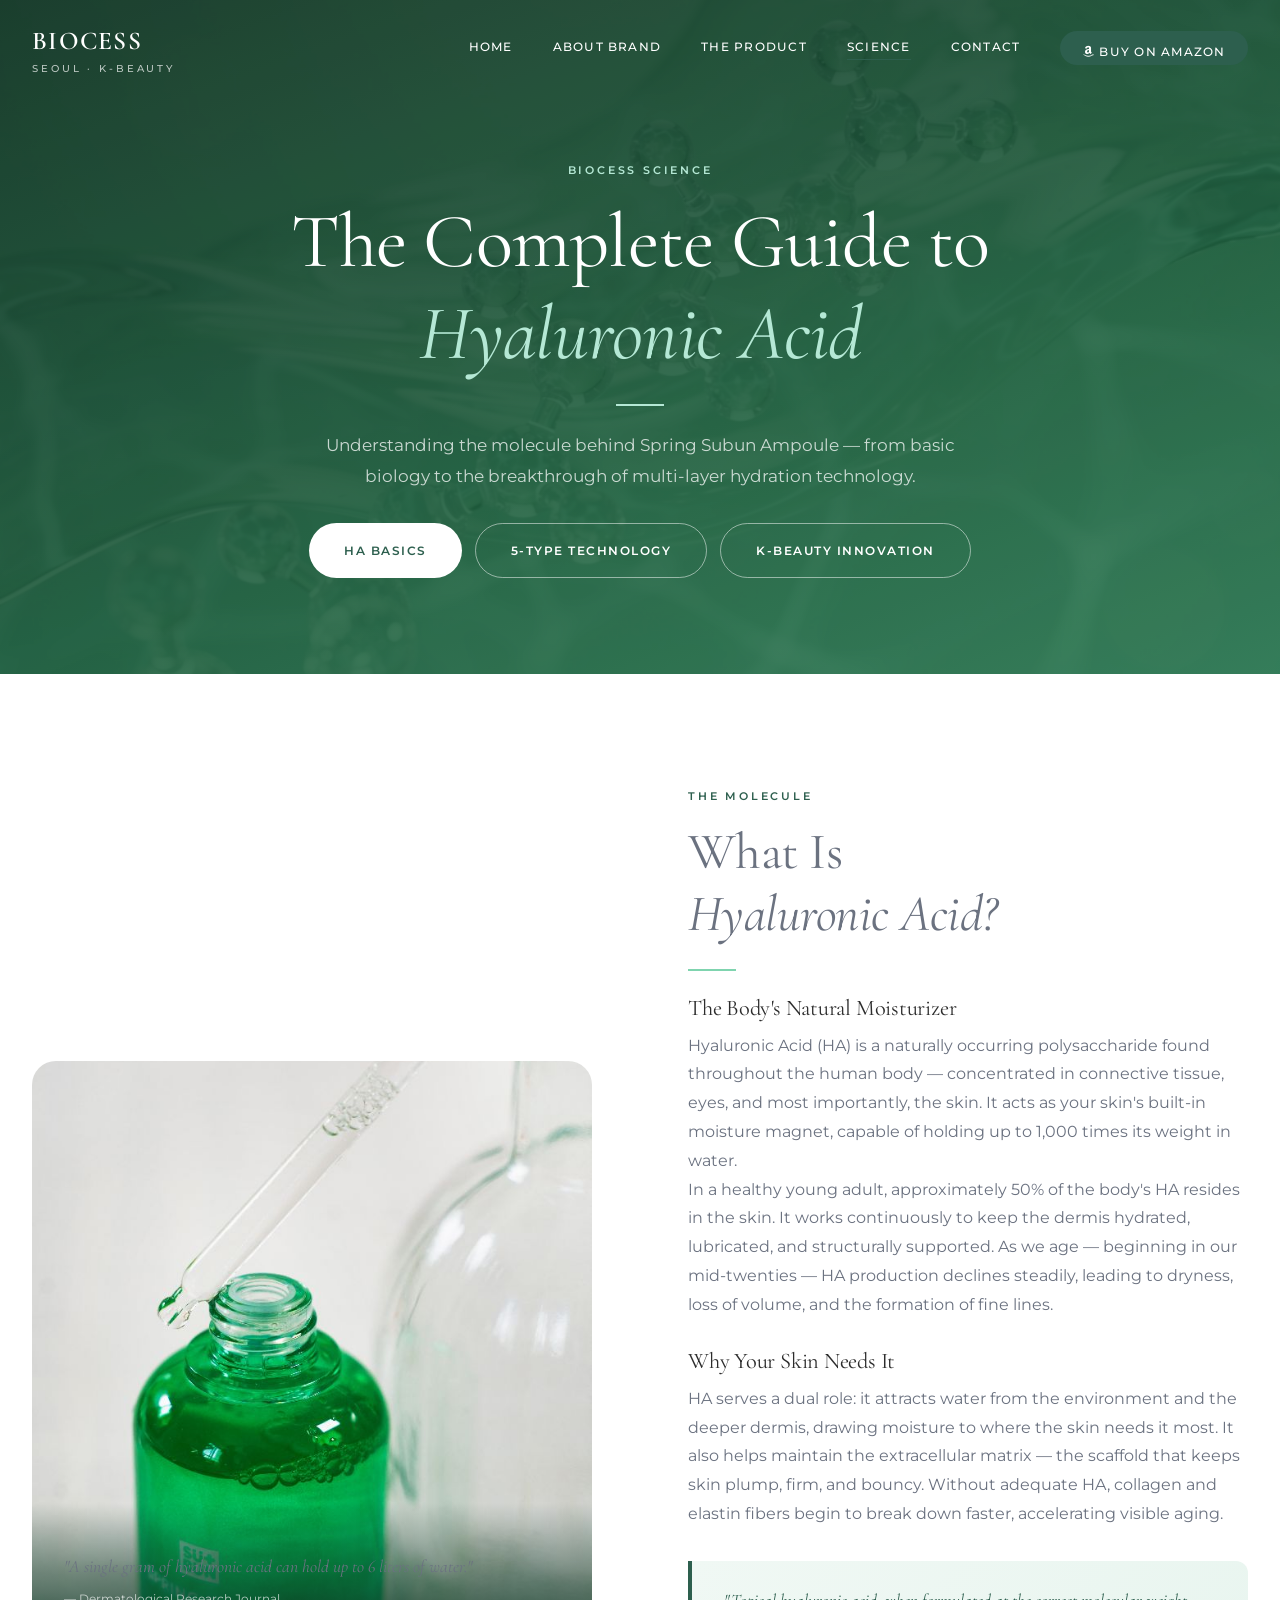
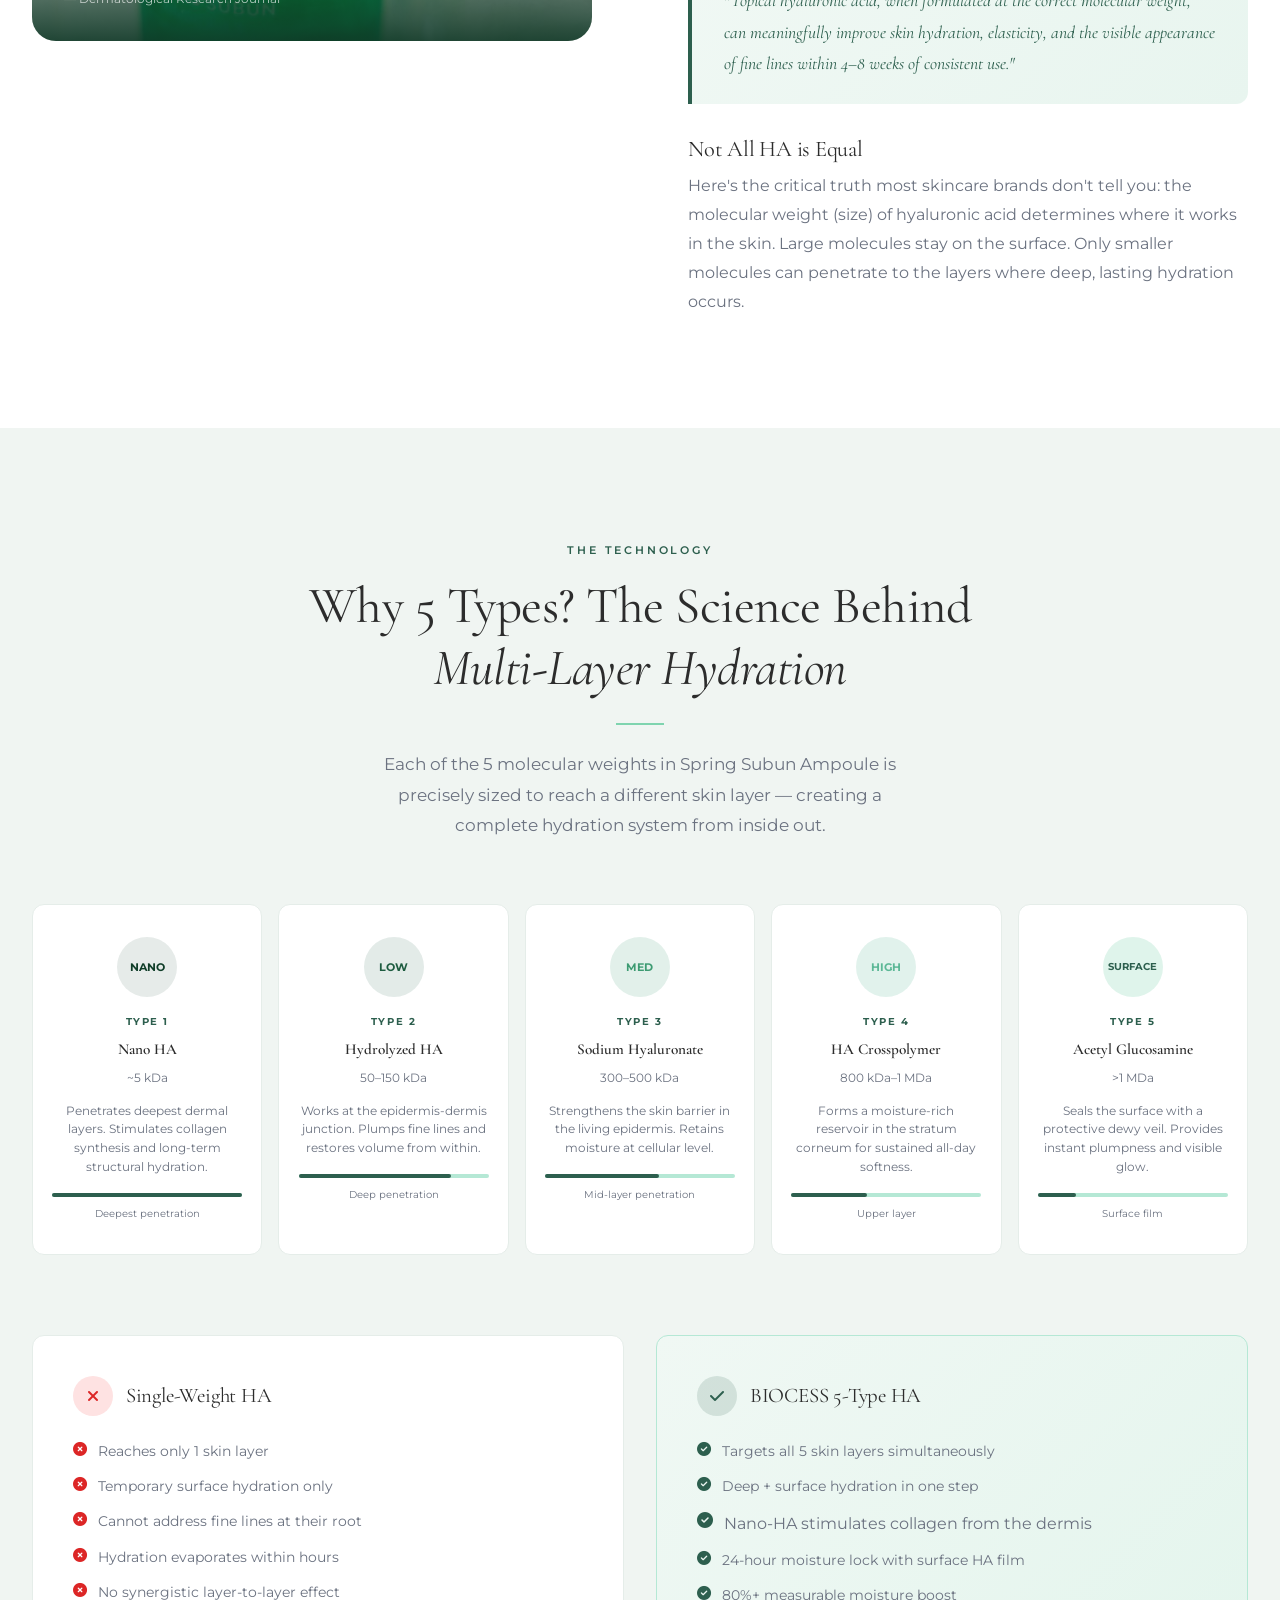
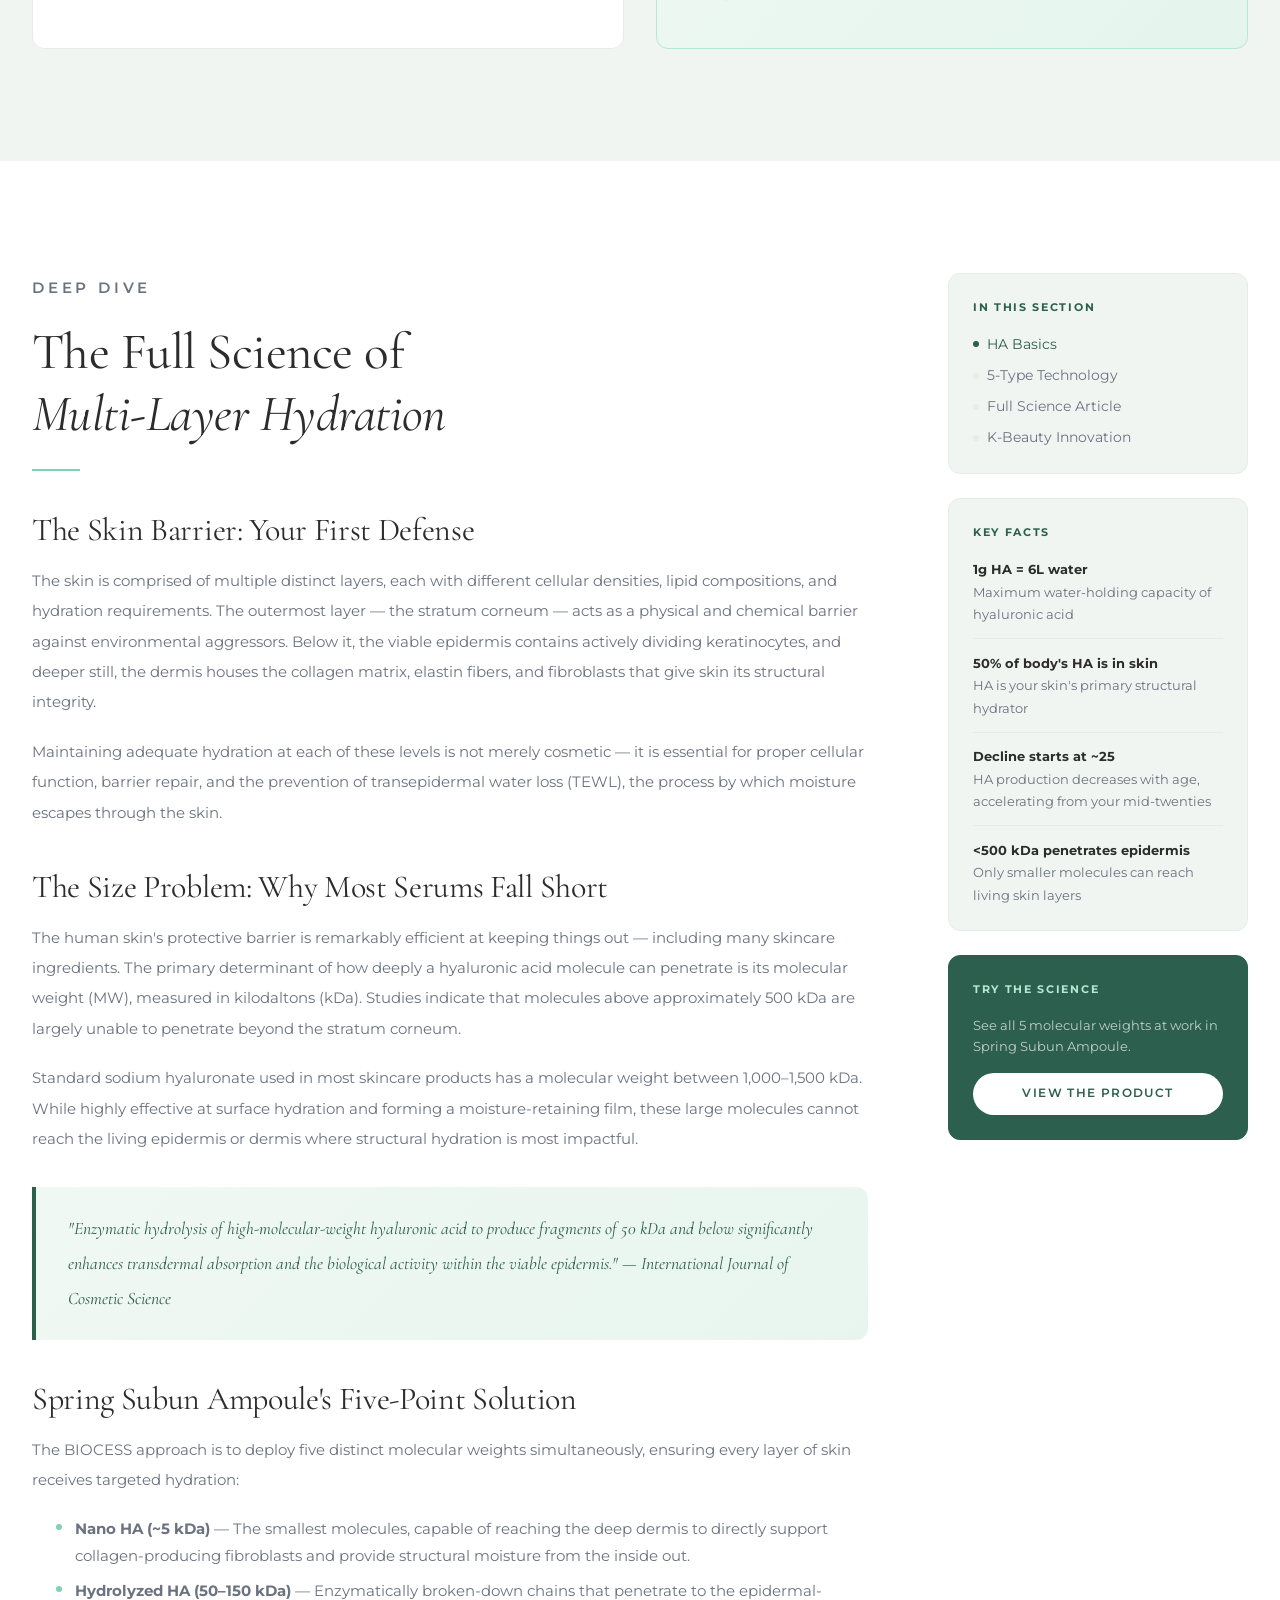
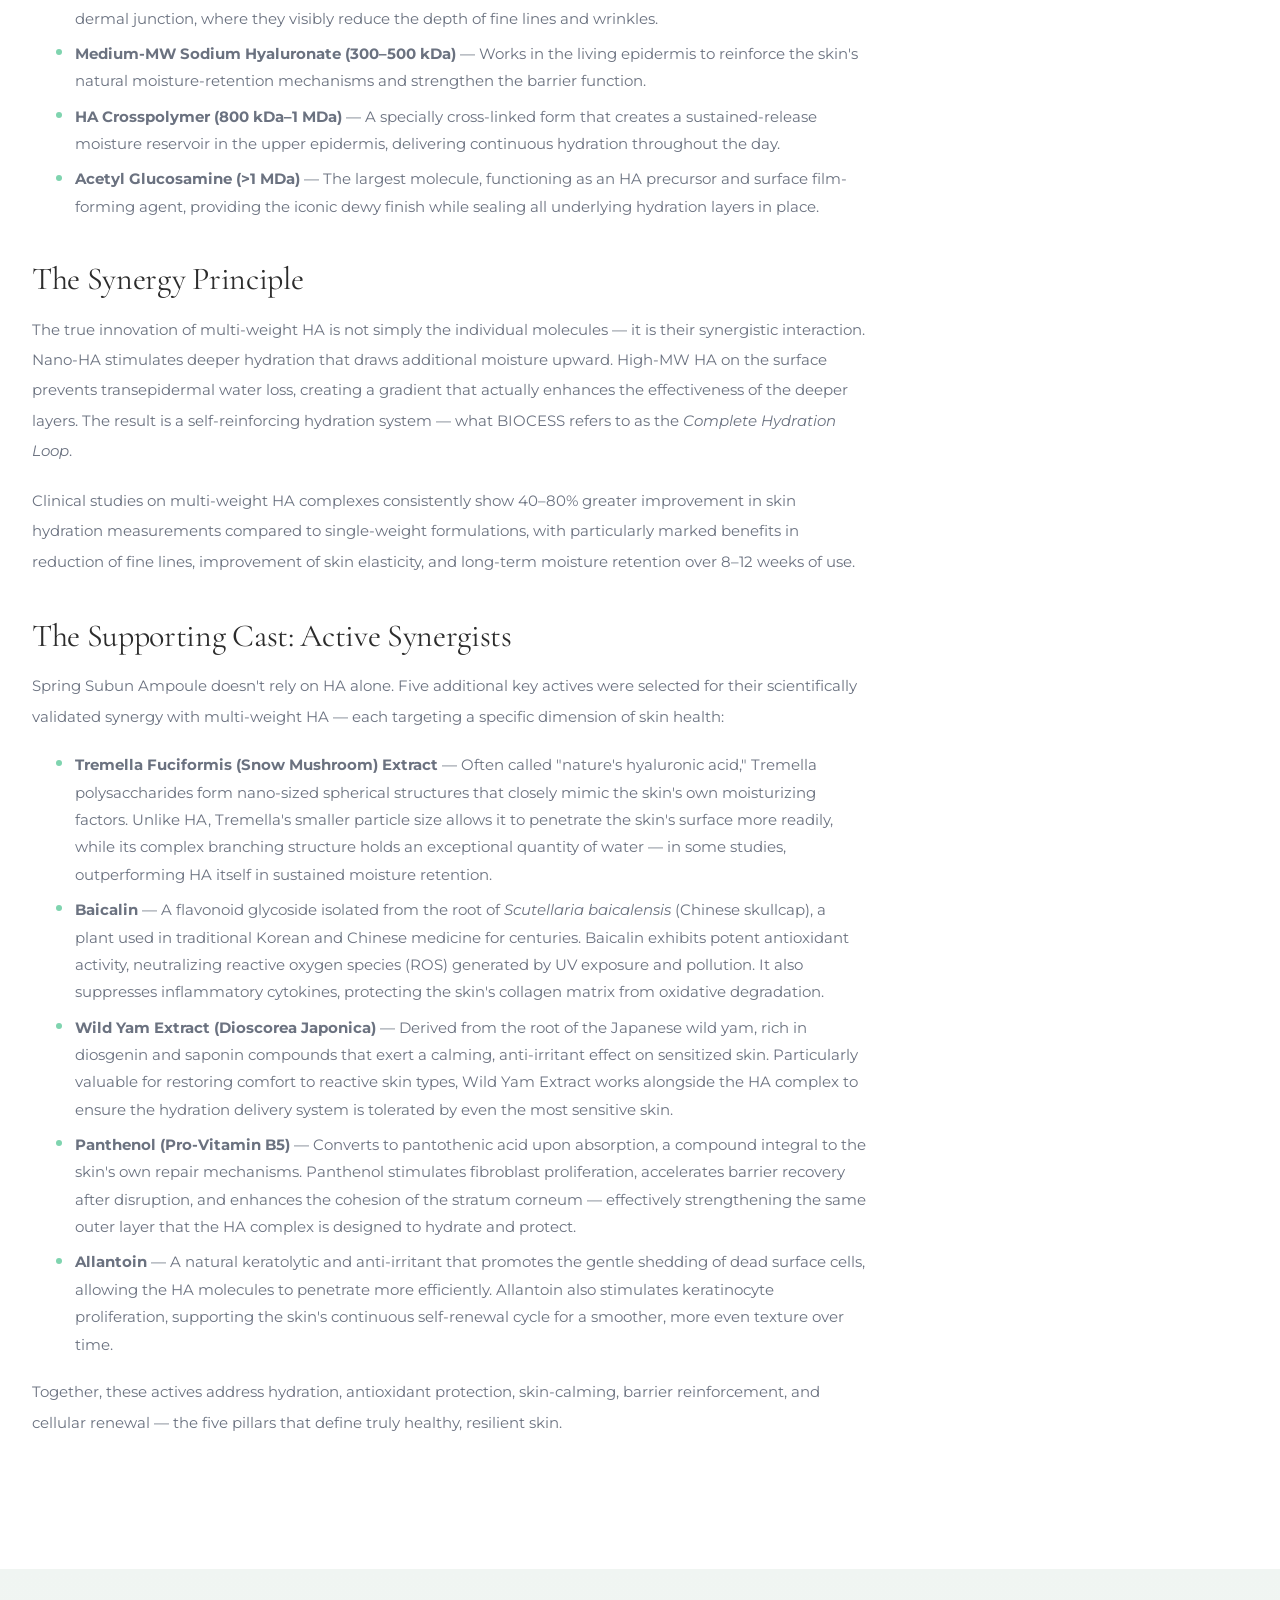
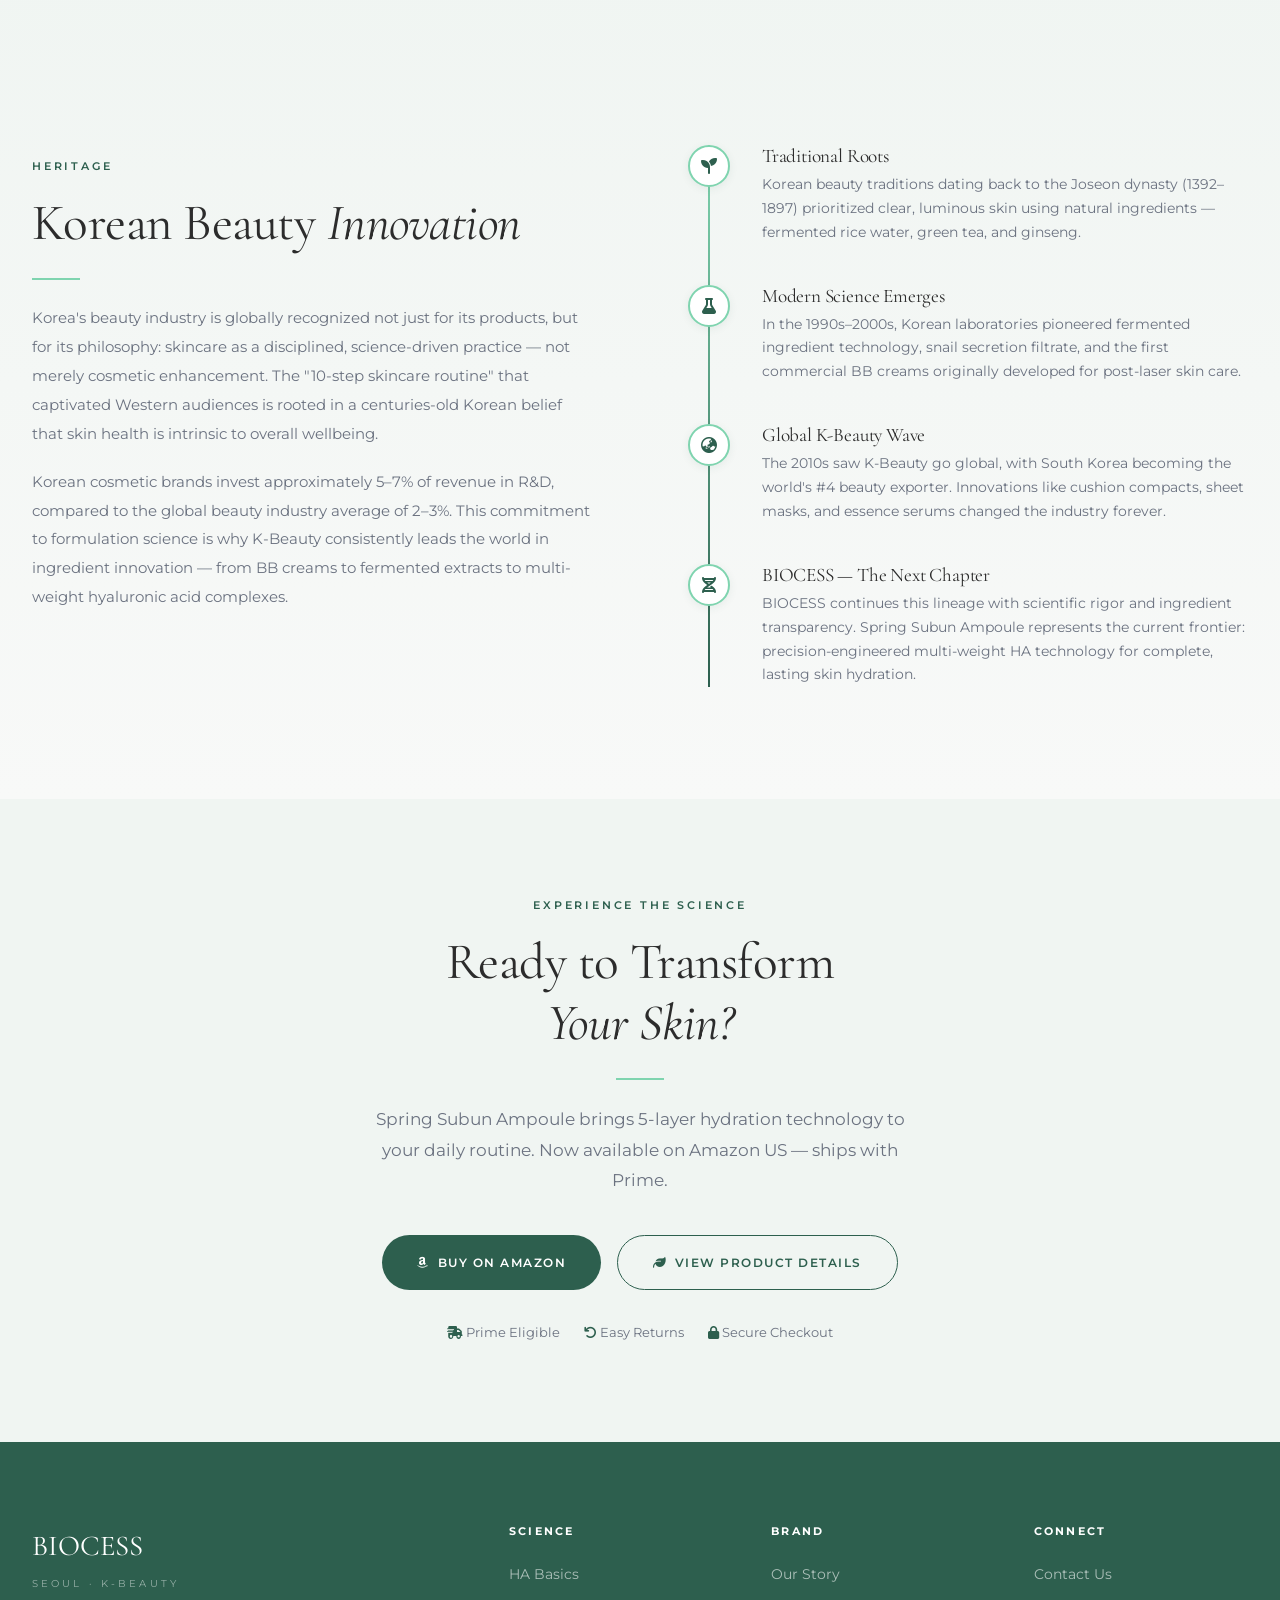
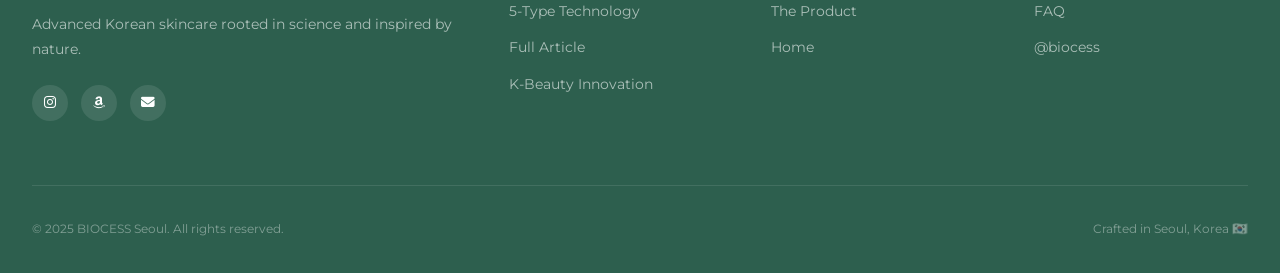
<file: science.html>
<!DOCTYPE html>
<html lang="en">
<head>
  <meta charset="UTF-8" />
  <meta name="viewport" content="width=device-width, initial-scale=1.0" />
  <meta name="description" content="The Science behind BIOCESS Spring Subun Ampoule — Complete guide to hyaluronic acid, multi-layer hydration technology, and K-Beauty innovation." />
  <title>Science | BIOCESS — The Complete Guide to Hyaluronic Acid</title>

  <!-- Google tag (gtag.js) -->
  <script async src="https://www.googletagmanager.com/gtag/js?id=G-M8Z8BWN2E7"></script>
  <script>
    window.dataLayer = window.dataLayer || [];
    function gtag(){dataLayer.push(arguments);}
    gtag('js', new Date());
    gtag('config', 'G-M8Z8BWN2E7');
  </script>

  <link rel="preconnect" href="https://fonts.googleapis.com" />
  <link rel="preconnect" href="https://fonts.gstatic.com" crossorigin />
  <link href="https://fonts.googleapis.com/css2?family=Cormorant+Garamond:ital,wght@0,300;0,400;0,500;0,600;1,300;1,400&family=Montserrat:wght@300;400;500;600;700&display=swap" rel="stylesheet" />
  <link rel="stylesheet" href="https://cdn.jsdelivr.net/npm/@fortawesome/fontawesome-free@6.5.0/css/all.min.css" />

  <link rel="stylesheet" href="css/style.css" />
  <link rel="stylesheet" href="css/science.css" />
</head>
<body>

  <!-- NAVIGATION -->
  <header id="site-header" class="light">
    <div class="nav-inner">
      <a href="index.html" class="nav-logo">
        <div>
          <div class="nav-logo-text">BIOCESS</div>
          <div class="nav-logo-sub">Seoul · K-Beauty</div>
        </div>
      </a>
      <nav class="nav-links" aria-label="Main navigation">
        <a href="index.html">Home</a>
        <a href="about.html">About Brand</a>
        <a href="product.html">The Product</a>
        <a href="science.html" class="active">Science</a>
        <a href="contact.html">Contact</a>
        <a href="https://www.amazon.com/dp/B0H327LYWT" target="_blank" rel="noopener" class="btn-nav"><i class="fab fa-amazon"></i> Buy on Amazon</a>
      </nav>
      <button class="nav-hamburger" aria-label="Open menu">
        <span></span><span></span><span></span>
      </button>
    </div>
  </header>

  <nav class="nav-mobile" aria-label="Mobile navigation">
    <button class="nav-mobile-close" aria-label="Close menu">&times;</button>
    <a href="index.html">Home</a>
    <a href="about.html">About Brand</a>
    <a href="product.html">The Product</a>
    <a href="science.html">Science</a>
    <a href="contact.html">Contact</a>
  </nav>

  <main>

  <!-- SCIENCE HERO -->
  <section class="science-hero" aria-label="Science Introduction">
    <div class="science-hero-bg"></div>
    <div class="container">
      <div class="science-hero-content fade-up">
        <p class="eyebrow" style="color:var(--color-primary-light);">BIOCESS Science</p>
        <h1 style="color:white;margin-bottom:1rem;">The Complete Guide to<br><em style="color:var(--color-primary-light);">Hyaluronic Acid</em></h1>
        <div class="divider divider-center" style="background:var(--color-primary-light);"></div>
        <p style="color:rgba(255,255,255,0.75);font-size:1.05rem;max-width:640px;margin:1rem auto 2rem;">
          Understanding the molecule behind Spring Subun Ampoule — from basic biology to the breakthrough of multi-layer hydration technology.
        </p>
        <div style="display:flex;gap:0.8rem;justify-content:center;flex-wrap:wrap;">
          <a href="#ha-guide" class="btn btn-white">HA Basics</a>
          <a href="#molecular-weights" class="btn btn-outline" style="border-color:rgba(255,255,255,0.5);color:white;">5-Type Technology</a>
          <a href="#kbeauty" class="btn btn-outline" style="border-color:rgba(255,255,255,0.5);color:white;">K-Beauty Innovation</a>
        </div>
      </div>
    </div>
  </section>


  <!-- HA GUIDE -->
  <section id="ha-guide" aria-label="Hyaluronic Acid Guide">
    <div class="container">
      <div class="ha-guide-inner">
        <div class="ha-image-wrap fade-in">
          <img src="images/product-dropper-drop.jpg" alt="Hyaluronic acid serum drop close-up" loading="lazy" />
          <div class="ha-image-caption">
            <p style="font-family:var(--font-serif);font-size:1.1rem;font-style:italic;margin-bottom:0.3rem;">"A single gram of hyaluronic acid can hold up to 6 liters of water."</p>
            <p style="font-size:0.75rem;color:rgba(255,255,255,0.7);">— Dermatological Research Journal</p>
          </div>
        </div>

        <div class="ha-guide-text fade-up delay-1">
          <p class="eyebrow">The Molecule</p>
          <h2 style="margin-bottom:1.5rem;">What Is<br><em>Hyaluronic Acid?</em></h2>
          <div class="divider"></div>

          <h4>The Body's Natural Moisturizer</h4>
          <p>
            Hyaluronic Acid (HA) is a naturally occurring polysaccharide found throughout the human body — concentrated in connective tissue, eyes, and most importantly, the skin. It acts as your skin's built-in moisture magnet, capable of holding up to 1,000 times its weight in water.
          </p>
          <p>
            In a healthy young adult, approximately 50% of the body's HA resides in the skin. It works continuously to keep the dermis hydrated, lubricated, and structurally supported. As we age — beginning in our mid-twenties — HA production declines steadily, leading to dryness, loss of volume, and the formation of fine lines.
          </p>

          <h4>Why Your Skin Needs It</h4>
          <p>
            HA serves a dual role: it attracts water from the environment and the deeper dermis, drawing moisture to where the skin needs it most. It also helps maintain the extracellular matrix — the scaffold that keeps skin plump, firm, and bouncy. Without adequate HA, collagen and elastin fibers begin to break down faster, accelerating visible aging.
          </p>

          <div class="article-highlight">
            <p>"Topical hyaluronic acid, when formulated at the correct molecular weight, can meaningfully improve skin hydration, elasticity, and the visible appearance of fine lines within 4–8 weeks of consistent use."</p>
          </div>

          <h4>Not All HA is Equal</h4>
          <p>
            Here's the critical truth most skincare brands don't tell you: the molecular weight (size) of hyaluronic acid determines where it works in the skin. Large molecules stay on the surface. Only smaller molecules can penetrate to the layers where deep, lasting hydration occurs.
          </p>
        </div>
      </div>
    </div>
  </section>


  <!-- MOLECULAR WEIGHTS -->
  <section id="molecular-weights" aria-label="5 Molecular Weights Technology">
    <div class="container">
      <div class="text-center">
        <p class="eyebrow fade-up">The Technology</p>
        <h2 class="fade-up delay-1">Why 5 Types? The Science Behind<br><em>Multi-Layer Hydration</em></h2>
        <div class="divider divider-center fade-up delay-1"></div>
        <p class="section-desc section-desc-center fade-up delay-2">
          Each of the 5 molecular weights in Spring Subun Ampoule is precisely sized to reach a different skin layer — creating a complete hydration system from inside out.
        </p>
      </div>

      <div class="mw-cards">
        <!-- 1: Nano -->
        <div class="mw-card fade-up">
          <div class="mw-size-indicator" style="background:rgba(15,61,40,0.1);">
            <span style="font-size:0.7rem;font-weight:700;color:#0f3d28;">NANO</span>
          </div>
          <div class="mw-type">Type 1</div>
          <div class="mw-name">Nano HA</div>
          <div class="mw-kda">~5 kDa</div>
          <div class="mw-action">Penetrates deepest dermal layers. Stimulates collagen synthesis and long-term structural hydration.</div>
          <div class="mw-depth-bar">
            <div class="mw-depth-fill" data-width="100%"></div>
          </div>
          <div style="font-size:0.65rem;color:var(--color-text-light);text-align:center;margin-top:0.5rem;">Deepest penetration</div>
        </div>

        <!-- 2: Low -->
        <div class="mw-card fade-up delay-1">
          <div class="mw-size-indicator" style="background:rgba(30,92,64,0.12);">
            <span style="font-size:0.7rem;font-weight:700;color:#1e5c40;">LOW</span>
          </div>
          <div class="mw-type">Type 2</div>
          <div class="mw-name">Hydrolyzed HA</div>
          <div class="mw-kda">50–150 kDa</div>
          <div class="mw-action">Works at the epidermis-dermis junction. Plumps fine lines and restores volume from within.</div>
          <div class="mw-depth-bar">
            <div class="mw-depth-fill" data-width="80%"></div>
          </div>
          <div style="font-size:0.65rem;color:var(--color-text-light);text-align:center;margin-top:0.5rem;">Deep penetration</div>
        </div>

        <!-- 3: Medium -->
        <div class="mw-card fade-up delay-2">
          <div class="mw-size-indicator" style="background:rgba(61,155,114,0.15);">
            <span style="font-size:0.7rem;font-weight:700;color:#3d9b72;">MED</span>
          </div>
          <div class="mw-type">Type 3</div>
          <div class="mw-name">Sodium Hyaluronate</div>
          <div class="mw-kda">300–500 kDa</div>
          <div class="mw-action">Strengthens the skin barrier in the living epidermis. Retains moisture at cellular level.</div>
          <div class="mw-depth-bar">
            <div class="mw-depth-fill" data-width="60%"></div>
          </div>
          <div style="font-size:0.65rem;color:var(--color-text-light);text-align:center;margin-top:0.5rem;">Mid-layer penetration</div>
        </div>

        <!-- 4: High -->
        <div class="mw-card fade-up delay-3">
          <div class="mw-size-indicator" style="background:rgba(92,184,150,0.18);">
            <span style="font-size:0.7rem;font-weight:700;color:#5cb896;">HIGH</span>
          </div>
          <div class="mw-type">Type 4</div>
          <div class="mw-name">HA Crosspolymer</div>
          <div class="mw-kda">800 kDa–1 MDa</div>
          <div class="mw-action">Forms a moisture-rich reservoir in the stratum corneum for sustained all-day softness.</div>
          <div class="mw-depth-bar">
            <div class="mw-depth-fill" data-width="40%"></div>
          </div>
          <div style="font-size:0.65rem;color:var(--color-text-light);text-align:center;margin-top:0.5rem;">Upper layer</div>
        </div>

        <!-- 5: Surface -->
        <div class="mw-card fade-up delay-4">
          <div class="mw-size-indicator" style="background:rgba(127,212,175,0.25);">
            <span style="font-size:0.6rem;font-weight:700;color:#2d5f4e;">SURFACE</span>
          </div>
          <div class="mw-type">Type 5</div>
          <div class="mw-name">Acetyl Glucosamine</div>
          <div class="mw-kda">&gt;1 MDa</div>
          <div class="mw-action">Seals the surface with a protective dewy veil. Provides instant plumpness and visible glow.</div>
          <div class="mw-depth-bar">
            <div class="mw-depth-fill" data-width="20%"></div>
          </div>
          <div style="font-size:0.65rem;color:var(--color-text-light);text-align:center;margin-top:0.5rem;">Surface film</div>
        </div>
      </div>

      <!-- Single vs Multi comparison -->
      <div style="margin-top:5rem;display:grid;grid-template-columns:1fr 1fr;gap:2rem;" class="fade-up">
        <div style="background:var(--color-white);border-radius:var(--radius-md);padding:2.5rem;border:1px solid var(--color-border);">
          <div style="display:flex;align-items:center;gap:0.8rem;margin-bottom:1.5rem;">
            <div style="width:40px;height:40px;border-radius:50%;background:#fee2e2;display:flex;align-items:center;justify-content:center;color:#dc2626;">
              <i class="fas fa-times"></i>
            </div>
            <h4 style="font-family:var(--font-serif);font-size:1.3rem;">Single-Weight HA</h4>
          </div>
          <ul style="list-style:none;display:flex;flex-direction:column;gap:0.7rem;">
            <li style="display:flex;gap:0.7rem;align-items:flex-start;font-size:0.88rem;color:var(--color-text-light);">
              <i class="fas fa-times-circle" style="color:#dc2626;margin-top:2px;flex-shrink:0;"></i>
              Reaches only 1 skin layer
            </li>
            <li style="display:flex;gap:0.7rem;align-items:flex-start;font-size:0.88rem;color:var(--color-text-light);">
              <i class="fas fa-times-circle" style="color:#dc2626;margin-top:2px;flex-shrink:0;"></i>
              Temporary surface hydration only
            </li>
            <li style="display:flex;gap:0.7rem;align-items:flex-start;font-size:0.88rem;color:var(--color-text-light);">
              <i class="fas fa-times-circle" style="color:#dc2626;margin-top:2px;flex-shrink:0;"></i>
              Cannot address fine lines at their root
            </li>
            <li style="display:flex;gap:0.7rem;align-items:flex-start;font-size:0.88rem;color:var(--color-text-light);">
              <i class="fas fa-times-circle" style="color:#dc2626;margin-top:2px;flex-shrink:0;"></i>
              Hydration evaporates within hours
            </li>
            <li style="display:flex;gap:0.7rem;align-items:flex-start;font-size:0.88rem;color:var(--color-text-light);">
              <i class="fas fa-times-circle" style="color:#dc2626;margin-top:2px;flex-shrink:0;"></i>
              No synergistic layer-to-layer effect
            </li>
          </ul>
        </div>

        <div style="background:linear-gradient(135deg,#f0f8f4,#e4f5ed);border-radius:var(--radius-md);padding:2.5rem;border:1px solid var(--color-primary-light);">
          <div style="display:flex;align-items:center;gap:0.8rem;margin-bottom:1.5rem;">
            <div style="width:40px;height:40px;border-radius:50%;background:rgba(45,95,78,0.15);display:flex;align-items:center;justify-content:center;color:var(--color-primary-dark);">
              <i class="fas fa-check"></i>
            </div>
            <h4 style="font-family:var(--font-serif);font-size:1.3rem;">BIOCESS 5-Type HA</h4>
          </div>
          <ul style="list-style:none;display:flex;flex-direction:column;gap:0.7rem;">
            <li style="display:flex;gap:0.7rem;align-items:flex-start;font-size:0.88rem;color:var(--color-text-light);">
              <i class="fas fa-check-circle" style="color:var(--color-primary-dark);margin-top:2px;flex-shrink:0;"></i>
              Targets all 5 skin layers simultaneously
            </li>
            <li style="display:flex;gap:0.7rem;align-items:flex-start;font-size:0.88rem;color:var(--color-text-light);">
              <i class="fas fa-check-circle" style="color:var(--color-primary-dark);margin-top:2px;flex-shrink:0;"></i>
              Deep + surface hydration in one step
            </li>
            <li style="display:flex;gap:0.7rem;align-items:flex-start;font-size:0.88sm;color:var(--color-text-light);">
              <i class="fas fa-check-circle" style="color:var(--color-primary-dark);margin-top:2px;flex-shrink:0;"></i>
              Nano-HA stimulates collagen from the dermis
            </li>
            <li style="display:flex;gap:0.7rem;align-items:flex-start;font-size:0.88rem;color:var(--color-text-light);">
              <i class="fas fa-check-circle" style="color:var(--color-primary-dark);margin-top:2px;flex-shrink:0;"></i>
              24-hour moisture lock with surface HA film
            </li>
            <li style="display:flex;gap:0.7rem;align-items:flex-start;font-size:0.88rem;color:var(--color-text-light);">
              <i class="fas fa-check-circle" style="color:var(--color-primary-dark);margin-top:2px;flex-shrink:0;"></i>
              80%+ measurable moisture boost
            </li>
          </ul>
        </div>
      </div>
    </div>
  </section>


  <!-- SCIENCE ARTICLE -->
  <section id="science-article" aria-label="Science Deep Dive">
    <div class="container">
      <div class="article-layout">
        <article class="article-content">
          <p class="eyebrow">Deep Dive</p>
          <h2 style="margin-bottom:1.5rem;">The Full Science of<br><em>Multi-Layer Hydration</em></h2>
          <div class="divider" style="margin-bottom:2rem;"></div>

          <h3>The Skin Barrier: Your First Defense</h3>
          <p>
            The skin is comprised of multiple distinct layers, each with different cellular densities, lipid compositions, and hydration requirements. The outermost layer — the stratum corneum — acts as a physical and chemical barrier against environmental aggressors. Below it, the viable epidermis contains actively dividing keratinocytes, and deeper still, the dermis houses the collagen matrix, elastin fibers, and fibroblasts that give skin its structural integrity.
          </p>
          <p>
            Maintaining adequate hydration at each of these levels is not merely cosmetic — it is essential for proper cellular function, barrier repair, and the prevention of transepidermal water loss (TEWL), the process by which moisture escapes through the skin.
          </p>

          <h3>The Size Problem: Why Most Serums Fall Short</h3>
          <p>
            The human skin's protective barrier is remarkably efficient at keeping things out — including many skincare ingredients. The primary determinant of how deeply a hyaluronic acid molecule can penetrate is its molecular weight (MW), measured in kilodaltons (kDa). Studies indicate that molecules above approximately 500 kDa are largely unable to penetrate beyond the stratum corneum.
          </p>
          <p>
            Standard sodium hyaluronate used in most skincare products has a molecular weight between 1,000–1,500 kDa. While highly effective at surface hydration and forming a moisture-retaining film, these large molecules cannot reach the living epidermis or dermis where structural hydration is most impactful.
          </p>

          <div class="article-highlight">
            <p>"Enzymatic hydrolysis of high-molecular-weight hyaluronic acid to produce fragments of 50 kDa and below significantly enhances transdermal absorption and the biological activity within the viable epidermis." — International Journal of Cosmetic Science</p>
          </div>

          <h3>Spring Subun Ampoule's Five-Point Solution</h3>
          <p>The BIOCESS approach is to deploy five distinct molecular weights simultaneously, ensuring every layer of skin receives targeted hydration:</p>
          <ul>
            <li><strong>Nano HA (~5 kDa)</strong> — The smallest molecules, capable of reaching the deep dermis to directly support collagen-producing fibroblasts and provide structural moisture from the inside out.</li>
            <li><strong>Hydrolyzed HA (50–150 kDa)</strong> — Enzymatically broken-down chains that penetrate to the epidermal-dermal junction, where they visibly reduce the depth of fine lines and wrinkles.</li>
            <li><strong>Medium-MW Sodium Hyaluronate (300–500 kDa)</strong> — Works in the living epidermis to reinforce the skin's natural moisture-retention mechanisms and strengthen the barrier function.</li>
            <li><strong>HA Crosspolymer (800 kDa–1 MDa)</strong> — A specially cross-linked form that creates a sustained-release moisture reservoir in the upper epidermis, delivering continuous hydration throughout the day.</li>
            <li><strong>Acetyl Glucosamine (&gt;1 MDa)</strong> — The largest molecule, functioning as an HA precursor and surface film-forming agent, providing the iconic dewy finish while sealing all underlying hydration layers in place.</li>
          </ul>

          <h3>The Synergy Principle</h3>
          <p>
            The true innovation of multi-weight HA is not simply the individual molecules — it is their synergistic interaction. Nano-HA stimulates deeper hydration that draws additional moisture upward. High-MW HA on the surface prevents transepidermal water loss, creating a gradient that actually enhances the effectiveness of the deeper layers. The result is a self-reinforcing hydration system — what BIOCESS refers to as the <em>Complete Hydration Loop</em>.
          </p>
          <p>
            Clinical studies on multi-weight HA complexes consistently show 40–80% greater improvement in skin hydration measurements compared to single-weight formulations, with particularly marked benefits in reduction of fine lines, improvement of skin elasticity, and long-term moisture retention over 8–12 weeks of use.
          </p>

          <h3>The Supporting Cast: Active Synergists</h3>
          <p>
            Spring Subun Ampoule doesn't rely on HA alone. Five additional key actives were selected for their scientifically validated synergy with multi-weight HA — each targeting a specific dimension of skin health:
          </p>
          <ul>
            <li><strong>Tremella Fuciformis (Snow Mushroom) Extract</strong> — Often called "nature's hyaluronic acid," Tremella polysaccharides form nano-sized spherical structures that closely mimic the skin's own moisturizing factors. Unlike HA, Tremella's smaller particle size allows it to penetrate the skin's surface more readily, while its complex branching structure holds an exceptional quantity of water — in some studies, outperforming HA itself in sustained moisture retention.</li>
            <li><strong>Baicalin</strong> — A flavonoid glycoside isolated from the root of <em>Scutellaria baicalensis</em> (Chinese skullcap), a plant used in traditional Korean and Chinese medicine for centuries. Baicalin exhibits potent antioxidant activity, neutralizing reactive oxygen species (ROS) generated by UV exposure and pollution. It also suppresses inflammatory cytokines, protecting the skin's collagen matrix from oxidative degradation.</li>
            <li><strong>Wild Yam Extract (Dioscorea Japonica)</strong> — Derived from the root of the Japanese wild yam, rich in diosgenin and saponin compounds that exert a calming, anti-irritant effect on sensitized skin. Particularly valuable for restoring comfort to reactive skin types, Wild Yam Extract works alongside the HA complex to ensure the hydration delivery system is tolerated by even the most sensitive skin.</li>
            <li><strong>Panthenol (Pro-Vitamin B5)</strong> — Converts to pantothenic acid upon absorption, a compound integral to the skin's own repair mechanisms. Panthenol stimulates fibroblast proliferation, accelerates barrier recovery after disruption, and enhances the cohesion of the stratum corneum — effectively strengthening the same outer layer that the HA complex is designed to hydrate and protect.</li>
            <li><strong>Allantoin</strong> — A natural keratolytic and anti-irritant that promotes the gentle shedding of dead surface cells, allowing the HA molecules to penetrate more efficiently. Allantoin also stimulates keratinocyte proliferation, supporting the skin's continuous self-renewal cycle for a smoother, more even texture over time.</li>
          </ul>
          <p>
            Together, these actives address hydration, antioxidant protection, skin-calming, barrier reinforcement, and cellular renewal — the five pillars that define truly healthy, resilient skin.
          </p>
        </article>

        <!-- Sidebar -->
        <aside class="article-sidebar">
          <div class="sidebar-card">
            <div class="sidebar-card-title">In This Section</div>
            <ul class="sidebar-nav-list">
              <li><a href="#ha-guide" class="active">HA Basics</a></li>
              <li><a href="#molecular-weights">5-Type Technology</a></li>
              <li><a href="#science-article">Full Science Article</a></li>
              <li><a href="#kbeauty">K-Beauty Innovation</a></li>
            </ul>
          </div>

          <div class="sidebar-card">
            <div class="sidebar-card-title">Key Facts</div>
            <ul style="display:flex;flex-direction:column;gap:0.8rem;">
              <li style="font-size:0.82rem;color:var(--color-text-light);border-bottom:1px solid var(--color-border);padding-bottom:0.8rem;">
                <strong style="color:var(--color-text);display:block;">1g HA = 6L water</strong>
                Maximum water-holding capacity of hyaluronic acid
              </li>
              <li style="font-size:0.82rem;color:var(--color-text-light);border-bottom:1px solid var(--color-border);padding-bottom:0.8rem;">
                <strong style="color:var(--color-text);display:block;">50% of body's HA is in skin</strong>
                HA is your skin's primary structural hydrator
              </li>
              <li style="font-size:0.82rem;color:var(--color-text-light);border-bottom:1px solid var(--color-border);padding-bottom:0.8rem;">
                <strong style="color:var(--color-text);display:block;">Decline starts at ~25</strong>
                HA production decreases with age, accelerating from your mid-twenties
              </li>
              <li style="font-size:0.82rem;color:var(--color-text-light);">
                <strong style="color:var(--color-text);display:block;">&lt;500 kDa penetrates epidermis</strong>
                Only smaller molecules can reach living skin layers
              </li>
            </ul>
          </div>

          <div class="sidebar-card" style="background:var(--color-primary-dark);border-color:var(--color-primary-dark);">
            <div class="sidebar-card-title" style="color:var(--color-primary-light);">Try the Science</div>
            <p style="font-size:0.82rem;color:rgba(255,255,255,0.7);margin-bottom:1rem;line-height:1.6;">See all 5 molecular weights at work in Spring Subun Ampoule.</p>
            <a href="product.html" class="btn btn-white" style="font-size:0.72rem;padding:0.7rem 1.2rem;display:block;text-align:center;">View the Product</a>
          </div>
        </aside>
      </div>
    </div>
  </section>


  <!-- K-BEAUTY INNOVATION -->
  <section id="kbeauty" aria-label="Korean Beauty Innovation">
    <div class="container">
      <div style="display:grid;grid-template-columns:1fr 1fr;gap:6rem;align-items:center;">
        <div class="fade-up">
          <p class="eyebrow">Heritage</p>
          <h2 style="margin-bottom:1rem;">Korean Beauty <em>Innovation</em></h2>
          <div class="divider"></div>
          <p style="font-size:0.95rem;color:var(--color-text-light);line-height:1.9;margin-bottom:1.2rem;">
            Korea's beauty industry is globally recognized not just for its products, but for its philosophy: skincare as a disciplined, science-driven practice — not merely cosmetic enhancement. The "10-step skincare routine" that captivated Western audiences is rooted in a centuries-old Korean belief that skin health is intrinsic to overall wellbeing.
          </p>
          <p style="font-size:0.95rem;color:var(--color-text-light);line-height:1.9;">
            Korean cosmetic brands invest approximately 5–7% of revenue in R&D, compared to the global beauty industry average of 2–3%. This commitment to formulation science is why K-Beauty consistently leads the world in ingredient innovation — from BB creams to fermented extracts to multi-weight hyaluronic acid complexes.
          </p>
        </div>

        <div class="kbeauty-timeline fade-up delay-1">
          <div class="kbeauty-item">
            <div class="kbeauty-dot"><i class="fas fa-seedling"></i></div>
            <div class="kbeauty-item-content">
              <h4>Traditional Roots</h4>
              <p>Korean beauty traditions dating back to the Joseon dynasty (1392–1897) prioritized clear, luminous skin using natural ingredients — fermented rice water, green tea, and ginseng.</p>
            </div>
          </div>
          <div class="kbeauty-item">
            <div class="kbeauty-dot"><i class="fas fa-flask"></i></div>
            <div class="kbeauty-item-content">
              <h4>Modern Science Emerges</h4>
              <p>In the 1990s–2000s, Korean laboratories pioneered fermented ingredient technology, snail secretion filtrate, and the first commercial BB creams originally developed for post-laser skin care.</p>
            </div>
          </div>
          <div class="kbeauty-item">
            <div class="kbeauty-dot"><i class="fas fa-globe-asia"></i></div>
            <div class="kbeauty-item-content">
              <h4>Global K-Beauty Wave</h4>
              <p>The 2010s saw K-Beauty go global, with South Korea becoming the world's #4 beauty exporter. Innovations like cushion compacts, sheet masks, and essence serums changed the industry forever.</p>
            </div>
          </div>
          <div class="kbeauty-item">
            <div class="kbeauty-dot"><i class="fas fa-dna"></i></div>
            <div class="kbeauty-item-content">
              <h4>BIOCESS — The Next Chapter</h4>
              <p>BIOCESS continues this lineage with scientific rigor and ingredient transparency. Spring Subun Ampoule represents the current frontier: precision-engineered multi-weight HA technology for complete, lasting skin hydration.</p>
            </div>
          </div>
        </div>
      </div>
    </div>
  </section>


  <!-- AMAZON CTA -->
  <section style="padding:6rem 0;background:var(--color-bg-alt);">
    <div class="container text-center">
      <p class="eyebrow fade-up">Experience the Science</p>
      <h2 class="fade-up delay-1">Ready to Transform<br><em>Your Skin?</em></h2>
      <div class="divider divider-center fade-up delay-1"></div>
      <p class="section-desc section-desc-center fade-up delay-2">
        Spring Subun Ampoule brings 5-layer hydration technology to your daily routine. Now available on Amazon US — ships with Prime.
      </p>
      <div style="display:flex;gap:1rem;justify-content:center;flex-wrap:wrap;margin-top:2.5rem;" class="fade-up delay-3">
        <a href="https://www.amazon.com/dp/B0H327LYWT" target="_blank" rel="noopener" class="btn btn-primary"><i class="fab fa-amazon"></i> Buy on Amazon</a>
        <a href="product.html" class="btn btn-outline"><i class="fas fa-leaf"></i> View Product Details</a>
      </div>
      <div style="margin-top:2rem;display:inline-flex;align-items:center;gap:1.5rem;flex-wrap:wrap;justify-content:center;" class="fade-up delay-4">
        <span style="font-size:0.8rem;color:var(--color-text-light);"><i class="fas fa-shipping-fast" style="color:var(--color-primary-dark);"></i> Prime Eligible</span>
        <span style="font-size:0.8rem;color:var(--color-text-light);"><i class="fas fa-undo" style="color:var(--color-primary-dark);"></i> Easy Returns</span>
        <span style="font-size:0.8rem;color:var(--color-text-light);"><i class="fas fa-lock" style="color:var(--color-primary-dark);"></i> Secure Checkout</span>
      </div>
    </div>
  </section>

  </main>


  <!-- FOOTER -->
  <footer id="site-footer" aria-label="Site Footer">
    <div class="container">
      <div class="footer-grid">
        <div>
          <div class="footer-brand-name">BIOCESS</div>
          <div class="footer-brand-sub">Seoul · K-Beauty</div>
          <p class="footer-desc">Advanced Korean skincare rooted in science and inspired by nature.</p>
          <div class="footer-social">
            <a href="https://www.instagram.com/biocess" target="_blank" rel="noopener" aria-label="Instagram"><i class="fab fa-instagram"></i></a>
            <a href="https://www.amazon.com/dp/B0H327LYWT" target="_blank" rel="noopener" aria-label="Amazon"><i class="fab fa-amazon"></i></a>
            <a href="contact.html" aria-label="Email"><i class="fas fa-envelope"></i></a>
          </div>
        </div>
        <div>
          <div class="footer-col-title">Science</div>
          <ul class="footer-links">
            <li><a href="#ha-guide">HA Basics</a></li>
            <li><a href="#molecular-weights">5-Type Technology</a></li>
            <li><a href="#science-article">Full Article</a></li>
            <li><a href="#kbeauty">K-Beauty Innovation</a></li>
          </ul>
        </div>
        <div>
          <div class="footer-col-title">Brand</div>
          <ul class="footer-links">
            <li><a href="about.html">Our Story</a></li>
            <li><a href="product.html">The Product</a></li>
            <li><a href="index.html">Home</a></li>
          </ul>
        </div>
        <div>
          <div class="footer-col-title">Connect</div>
          <ul class="footer-links">
            <li><a href="contact.html">Contact Us</a></li>
            <li><a href="index.html#faq">FAQ</a></li>
            <li><a href="https://www.instagram.com/biocess" target="_blank" rel="noopener">@biocess</a></li>
          </ul>
        </div>
      </div>
      <div class="footer-bottom">
        <p class="footer-copyright">&copy; 2025 BIOCESS Seoul. All rights reserved.</p>
        <p class="footer-copyright">Crafted in Seoul, Korea 🇰🇷</p>
      </div>
    </div>
  </footer>

  <script src="js/main.js"></script>
</body>
</html>
</file>
<file: css/style.css>
/* ============================================
   BIOCESS - Spring Subun Ampoule
   Main Stylesheet
   ============================================ */

/* --- Google Fonts & Variables --- */
@import url('https://fonts.googleapis.com/css2?family=Cormorant+Garamond:ital,wght@0,300;0,400;0,500;0,600;1,300;1,400&family=Montserrat:wght@300;400;500;600;700&family=Noto+Sans+KR:wght@300;400;500&display=swap');

:root {
  --color-primary: #7FD4AF;
  --color-primary-dark: #2D5F4E;
  --color-primary-light: #B5E8D5;
  --color-accent: #FFB6A3;
  --color-bg: #F8F9F8;
  --color-bg-alt: #F0F5F2;
  --color-text: #2C2C2C;
  --color-text-light: #6B7280;
  --color-white: #FFFFFF;
  --color-green-bottle: #1a5c3a;
  --color-border: #E5EDE9;
  --font-serif: 'Cormorant Garamond', Georgia, serif;
  --font-sans: 'Montserrat', sans-serif;
  --radius-sm: 6px;
  --radius-md: 12px;
  --radius-lg: 24px;
  --radius-full: 9999px;
  --shadow-sm: 0 2px 8px rgba(45, 95, 78, 0.08);
  --shadow-md: 0 8px 32px rgba(45, 95, 78, 0.12);
  --shadow-lg: 0 20px 60px rgba(45, 95, 78, 0.16);
  --transition: all 0.3s cubic-bezier(0.4, 0, 0.2, 1);
  --max-width: 1280px;
}

/* --- Reset & Base --- */
*, *::before, *::after { box-sizing: border-box; margin: 0; padding: 0; }

html { scroll-behavior: smooth; font-size: 16px; }

body {
  font-family: var(--font-sans);
  background-color: var(--color-bg);
  color: var(--color-text);
  line-height: 1.7;
  -webkit-font-smoothing: antialiased;
}

img { max-width: 100%; height: auto; display: block; }

a { text-decoration: none; color: inherit; transition: var(--transition); }

ul { list-style: none; }

/* --- Typography --- */
h1, h2, h3, h4, h5 {
  font-family: var(--font-serif);
  font-weight: 400;
  line-height: 1.2;
  letter-spacing: -0.01em;
}

h1 { font-size: clamp(2.5rem, 6vw, 5rem); }
h2 { font-size: clamp(2rem, 4vw, 3.5rem); }
h3 { font-size: clamp(1.5rem, 2.5vw, 2.2rem); }
h4 { font-size: clamp(1.2rem, 2vw, 1.6rem); }

p { font-size: 1rem; color: var(--color-text-light); line-height: 1.8; }

.eyebrow {
  font-family: var(--font-sans);
  font-size: 0.7rem;
  font-weight: 600;
  letter-spacing: 0.25em;
  text-transform: uppercase;
  color: var(--color-primary-dark);
  margin-bottom: 1rem;
}

/* --- Layout --- */
.container {
  max-width: var(--max-width);
  margin: 0 auto;
  padding: 0 2rem;
}

.section { padding: 7rem 0; }
.section-sm { padding: 4rem 0; }

.grid-2 { display: grid; grid-template-columns: 1fr 1fr; gap: 4rem; align-items: center; }
.grid-3 { display: grid; grid-template-columns: repeat(3, 1fr); gap: 2rem; }
.grid-4 { display: grid; grid-template-columns: repeat(4, 1fr); gap: 1.5rem; }

/* --- Header / Navigation --- */
#site-header {
  position: fixed;
  top: 0;
  left: 0;
  right: 0;
  z-index: 1000;
  padding: 1.2rem 0;
  transition: var(--transition);
  background: transparent;
}

#site-header.scrolled {
  background: rgba(248, 249, 248, 0.96);
  backdrop-filter: blur(20px);
  -webkit-backdrop-filter: blur(20px);
  box-shadow: var(--shadow-sm);
  padding: 0.8rem 0;
}

.nav-inner {
  display: flex;
  align-items: center;
  justify-content: space-between;
  max-width: var(--max-width);
  margin: 0 auto;
  padding: 0 2rem;
}

.nav-logo {
  display: flex;
  align-items: center;
  gap: 0.5rem;
}

.nav-logo-text {
  font-family: var(--font-serif);
  font-size: 1.6rem;
  font-weight: 600;
  color: var(--color-primary-dark);
  letter-spacing: 0.05em;
}

.nav-logo-sub {
  font-family: var(--font-sans);
  font-size: 0.6rem;
  font-weight: 500;
  letter-spacing: 0.3em;
  text-transform: uppercase;
  color: var(--color-text-light);
  margin-top: -2px;
}

.nav-links {
  display: flex;
  align-items: center;
  gap: 2.5rem;
}

.nav-links a {
  font-size: 0.78rem;
  font-weight: 500;
  letter-spacing: 0.1em;
  text-transform: uppercase;
  color: var(--color-text);
  position: relative;
  padding-bottom: 3px;
}

.nav-links a::after {
  content: '';
  position: absolute;
  bottom: 0;
  left: 0;
  width: 0;
  height: 1px;
  background: var(--color-primary-dark);
  transition: var(--transition);
}

.nav-links a:hover::after,
.nav-links a.active::after { width: 100%; }

#site-header.light .nav-links a,
#site-header.light .nav-logo-text { color: var(--color-white); }
#site-header.light .nav-logo-sub { color: rgba(255,255,255,0.7); }
#site-header.light.scrolled .nav-links a,
#site-header.light.scrolled .nav-logo-text { color: var(--color-text); }
#site-header.light.scrolled .nav-logo-sub { color: var(--color-text-light); }

.btn-nav {
  font-size: 0.72rem;
  font-weight: 600;
  letter-spacing: 0.12em;
  text-transform: uppercase;
  padding: 0.6rem 1.4rem;
  border-radius: var(--radius-full);
  background: var(--color-primary-dark);
  color: var(--color-white) !important;
  transition: var(--transition);
}

.btn-nav:hover { background: var(--color-primary); transform: translateY(-1px); }
.btn-nav::after { display: none !important; }

/* Hamburger */
.nav-hamburger {
  display: none;
  flex-direction: column;
  gap: 5px;
  cursor: pointer;
  padding: 4px;
  background: none;
  border: none;
}

.nav-hamburger span {
  display: block;
  width: 24px;
  height: 1.5px;
  background: var(--color-text);
  transition: var(--transition);
}

#site-header.light .nav-hamburger span { background: var(--color-white); }
#site-header.light.scrolled .nav-hamburger span { background: var(--color-text); }

.nav-hamburger.open span:nth-child(1) { transform: translateY(6.5px) rotate(45deg); }
.nav-hamburger.open span:nth-child(2) { opacity: 0; }
.nav-hamburger.open span:nth-child(3) { transform: translateY(-6.5px) rotate(-45deg); }

/* Mobile Nav */
.nav-mobile {
  display: none;
  position: fixed;
  top: 0;
  left: 0;
  right: 0;
  bottom: 0;
  background: var(--color-white);
  z-index: 999;
  flex-direction: column;
  align-items: center;
  justify-content: center;
  gap: 2.5rem;
  opacity: 0;
  transform: translateY(-20px);
  transition: var(--transition);
}

.nav-mobile.open {
  display: flex;
  opacity: 1;
  transform: translateY(0);
}

.nav-mobile a {
  font-family: var(--font-serif);
  font-size: 2rem;
  font-weight: 400;
  color: var(--color-text);
}

.nav-mobile a:hover { color: var(--color-primary-dark); }

.nav-mobile-close {
  position: absolute;
  top: 1.5rem;
  right: 2rem;
  font-size: 2rem;
  cursor: pointer;
  color: var(--color-text);
  background: none;
  border: none;
}

/* --- Buttons --- */
.btn {
  display: inline-flex;
  align-items: center;
  gap: 0.5rem;
  font-family: var(--font-sans);
  font-size: 0.78rem;
  font-weight: 600;
  letter-spacing: 0.12em;
  text-transform: uppercase;
  padding: 1rem 2.2rem;
  border-radius: var(--radius-full);
  border: none;
  cursor: pointer;
  transition: var(--transition);
  text-decoration: none;
}

.btn-primary {
  background: var(--color-primary-dark);
  color: var(--color-white);
}

.btn-primary:hover {
  background: var(--color-primary);
  transform: translateY(-2px);
  box-shadow: var(--shadow-md);
  color: var(--color-white);
}

.btn-outline {
  background: transparent;
  color: var(--color-primary-dark);
  border: 1.5px solid var(--color-primary-dark);
}

.btn-outline:hover {
  background: var(--color-primary-dark);
  color: var(--color-white);
  transform: translateY(-2px);
}

.btn-white {
  background: var(--color-white);
  color: var(--color-primary-dark);
}

.btn-white:hover {
  background: var(--color-primary-light);
  transform: translateY(-2px);
}

/* --- Cards --- */
.card {
  background: var(--color-white);
  border-radius: var(--radius-md);
  box-shadow: var(--shadow-sm);
  overflow: hidden;
  transition: var(--transition);
}

.card:hover {
  transform: translateY(-4px);
  box-shadow: var(--shadow-md);
}

/* --- Badge / Trust badges --- */
.badge {
  display: inline-flex;
  align-items: center;
  gap: 0.4rem;
  font-size: 0.7rem;
  font-weight: 600;
  letter-spacing: 0.1em;
  text-transform: uppercase;
  padding: 0.4rem 0.9rem;
  border-radius: var(--radius-full);
  background: rgba(127, 212, 175, 0.15);
  color: var(--color-primary-dark);
  border: 1px solid rgba(127, 212, 175, 0.4);
}

.badge-white {
  background: rgba(255, 255, 255, 0.2);
  color: var(--color-white);
  border-color: rgba(255, 255, 255, 0.4);
}

/* --- Section titles --- */
.section-title {
  margin-bottom: 1.5rem;
}

.section-title-center {
  text-align: center;
  max-width: 650px;
  margin: 0 auto 1.5rem;
}

.section-desc {
  font-size: 1.05rem;
  color: var(--color-text-light);
  max-width: 560px;
}

.section-desc-center {
  text-align: center;
  margin: 0 auto;
}

/* --- Divider --- */
.divider {
  width: 48px;
  height: 2px;
  background: var(--color-primary);
  margin: 1.5rem 0;
}

.divider-center {
  margin: 1.5rem auto;
}

/* --- Forms --- */
.form-group {
  margin-bottom: 1.2rem;
}

.form-group label {
  display: block;
  font-size: 0.78rem;
  font-weight: 600;
  letter-spacing: 0.06em;
  text-transform: uppercase;
  color: var(--color-text);
  margin-bottom: 0.5rem;
}

.form-group input,
.form-group textarea,
.form-group select {
  width: 100%;
  padding: 0.85rem 1.1rem;
  font-family: var(--font-sans);
  font-size: 0.9rem;
  color: var(--color-text);
  background: var(--color-white);
  border: 1.5px solid var(--color-border);
  border-radius: var(--radius-sm);
  outline: none;
  transition: var(--transition);
}

.form-group input:focus,
.form-group textarea:focus,
.form-group select:focus {
  border-color: var(--color-primary);
  box-shadow: 0 0 0 3px rgba(127, 212, 175, 0.2);
}

.form-group textarea { resize: vertical; min-height: 120px; }

/* --- Scroll animations --- */
.fade-up {
  opacity: 0;
  transform: translateY(30px);
  transition: opacity 0.7s ease, transform 0.7s ease;
}

.fade-up.visible {
  opacity: 1;
  transform: translateY(0);
}

.fade-in {
  opacity: 0;
  transition: opacity 0.7s ease;
}

.fade-in.visible { opacity: 1; }

.delay-1 { transition-delay: 0.1s; }
.delay-2 { transition-delay: 0.2s; }
.delay-3 { transition-delay: 0.3s; }
.delay-4 { transition-delay: 0.4s; }

/* --- Footer --- */
#site-footer {
  background: var(--color-primary-dark);
  color: rgba(255, 255, 255, 0.8);
  padding: 5rem 0 2rem;
}

.footer-grid {
  display: grid;
  grid-template-columns: 2fr 1fr 1fr 1fr;
  gap: 3rem;
  margin-bottom: 4rem;
}

.footer-brand-name {
  font-family: var(--font-serif);
  font-size: 1.8rem;
  color: var(--color-white);
  margin-bottom: 0.3rem;
}

.footer-brand-sub {
  font-size: 0.65rem;
  letter-spacing: 0.3em;
  text-transform: uppercase;
  color: rgba(255,255,255,0.5);
  margin-bottom: 1.2rem;
}

.footer-desc {
  font-size: 0.85rem;
  color: rgba(255,255,255,0.6);
  line-height: 1.8;
  margin-bottom: 1.5rem;
}

.footer-social {
  display: flex;
  gap: 0.8rem;
}

.footer-social a {
  width: 36px;
  height: 36px;
  border-radius: var(--radius-full);
  background: rgba(255,255,255,0.1);
  display: flex;
  align-items: center;
  justify-content: center;
  color: var(--color-white);
  font-size: 0.85rem;
  transition: var(--transition);
}

.footer-social a:hover {
  background: var(--color-primary);
  transform: translateY(-2px);
}

.footer-col-title {
  font-family: var(--font-sans);
  font-size: 0.7rem;
  font-weight: 700;
  letter-spacing: 0.2em;
  text-transform: uppercase;
  color: var(--color-white);
  margin-bottom: 1.2rem;
}

.footer-links li { margin-bottom: 0.6rem; }
.footer-links a {
  font-size: 0.85rem;
  color: rgba(255,255,255,0.6);
  transition: var(--transition);
}
.footer-links a:hover { color: var(--color-primary-light); }

.footer-bottom {
  border-top: 1px solid rgba(255,255,255,0.1);
  padding-top: 2rem;
  display: flex;
  align-items: center;
  justify-content: space-between;
  flex-wrap: wrap;
  gap: 1rem;
}

.footer-copyright {
  font-size: 0.78rem;
  color: rgba(255,255,255,0.4);
}

/* --- Page hero (for inner pages) --- */
.page-hero {
  padding: 10rem 0 5rem;
  background: linear-gradient(135deg, #f0f8f4 0%, #e8f5ef 100%);
  position: relative;
  overflow: hidden;
}

.page-hero::before {
  content: '';
  position: absolute;
  top: -50%;
  right: -20%;
  width: 500px;
  height: 500px;
  background: radial-gradient(circle, rgba(127,212,175,0.15) 0%, transparent 70%);
  pointer-events: none;
}

/* --- Utility classes --- */
.text-center { text-align: center; }
.text-green { color: var(--color-primary-dark); }
.text-mint { color: var(--color-primary); }
.bg-green { background: var(--color-primary-dark); }
.bg-mint { background: var(--color-primary); }
.bg-light { background: var(--color-bg-alt); }
.bg-white { background: var(--color-white); }

.mt-1 { margin-top: 0.5rem; }
.mt-2 { margin-top: 1rem; }
.mt-3 { margin-top: 1.5rem; }
.mt-4 { margin-top: 2rem; }
.mt-6 { margin-top: 3rem; }
.mb-2 { margin-bottom: 1rem; }
.mb-4 { margin-bottom: 2rem; }

/* --- Lightbox overlay --- */
.lightbox-overlay {
  display: none;
  position: fixed;
  inset: 0;
  background: rgba(0,0,0,0.9);
  z-index: 9999;
  align-items: center;
  justify-content: center;
  padding: 2rem;
}

.lightbox-overlay.active { display: flex; }

.lightbox-img {
  max-width: 90vw;
  max-height: 90vh;
  object-fit: contain;
  border-radius: var(--radius-sm);
}

.lightbox-close {
  position: absolute;
  top: 1.5rem;
  right: 2rem;
  color: white;
  font-size: 2rem;
  cursor: pointer;
  background: none;
  border: none;
  line-height: 1;
}

/* --- Toast notification --- */
.toast {
  position: fixed;
  bottom: 2rem;
  right: 2rem;
  background: var(--color-primary-dark);
  color: white;
  padding: 1rem 1.5rem;
  border-radius: var(--radius-md);
  box-shadow: var(--shadow-lg);
  font-size: 0.9rem;
  z-index: 9998;
  transform: translateY(100px);
  opacity: 0;
  transition: all 0.4s ease;
}

.toast.show {
  transform: translateY(0);
  opacity: 1;
}

/* ============================================
   RESPONSIVE STYLES
   ============================================ */

@media (max-width: 1024px) {
  .grid-4 { grid-template-columns: repeat(2, 1fr); }
  .footer-grid { grid-template-columns: 1fr 1fr; }
}

@media (max-width: 768px) {
  .section { padding: 5rem 0; }
  .container { padding: 0 1.2rem; }

  .nav-links { display: none; }
  .nav-hamburger { display: flex; }

  .grid-2 { grid-template-columns: 1fr; gap: 2.5rem; }
  .grid-3 { grid-template-columns: 1fr; }
  .grid-4 { grid-template-columns: 1fr 1fr; gap: 1rem; }

  .footer-grid { grid-template-columns: 1fr; gap: 2rem; }
  .footer-bottom { flex-direction: column; text-align: center; }
}

@media (max-width: 480px) {
  .grid-4 { grid-template-columns: 1fr; }
  h1 { font-size: 2.2rem; }
  h2 { font-size: 1.8rem; }
}
</file>
<file: css/science.css>
/* ============================================
   BIOCESS - Science Page Styles
   ============================================ */

/* --- Science Hero --- */
.science-hero {
  padding: 10rem 0 6rem;
  background: linear-gradient(160deg, #0a2e1e 0%, #1a5c3a 60%, #2d7a52 100%);
  position: relative;
  overflow: hidden;
}

.science-hero-bg {
  position: absolute;
  inset: 0;
  background-image: url('../images/science-waves.jpg');
  background-size: cover;
  background-position: center;
  opacity: 0.12;
}

.science-hero-content {
  position: relative;
  z-index: 2;
  text-align: center;
  color: white;
  max-width: 800px;
  margin: 0 auto;
}

/* --- HA Guide Section --- */
#ha-guide {
  padding: 7rem 0;
  background: var(--color-white);
}

.ha-guide-inner {
  display: grid;
  grid-template-columns: 1fr 1fr;
  gap: 6rem;
  align-items: center;
}

.ha-image-wrap {
  border-radius: var(--radius-lg);
  overflow: hidden;
  position: relative;
}

.ha-image-wrap img {
  width: 100%;
  height: 580px;
  object-fit: cover;
}

.ha-image-caption {
  position: absolute;
  bottom: 0;
  left: 0;
  right: 0;
  background: linear-gradient(to top, rgba(15,55,38,0.9), transparent);
  padding: 3rem 2rem 2rem;
  color: white;
}

.ha-guide-text {
  font-size: 0.95rem;
  color: var(--color-text-light);
  line-height: 2;
}

.ha-guide-text h4 {
  font-family: var(--font-serif);
  font-size: 1.4rem;
  color: var(--color-text);
  margin: 1.8rem 0 0.6rem;
}

.ha-guide-text h4:first-of-type { margin-top: 0; }

/* --- Molecular Weight Comparison --- */
#molecular-weights {
  padding: 7rem 0;
  background: var(--color-bg-alt);
}

.mw-cards {
  display: grid;
  grid-template-columns: repeat(5, 1fr);
  gap: 1rem;
  margin-top: 4rem;
}

.mw-card {
  background: var(--color-white);
  border-radius: var(--radius-md);
  padding: 2rem 1.2rem;
  text-align: center;
  border: 1px solid var(--color-border);
  transition: var(--transition);
  position: relative;
  overflow: hidden;
}

.mw-card::before {
  content: '';
  position: absolute;
  bottom: 0;
  left: 0;
  right: 0;
  height: 3px;
  background: var(--color-primary);
  transform: scaleX(0);
  transition: var(--transition);
}

.mw-card:hover::before { transform: scaleX(1); }

.mw-card:hover {
  transform: translateY(-6px);
  box-shadow: var(--shadow-md);
  border-color: var(--color-primary-light);
}

.mw-size-indicator {
  width: 60px;
  height: 60px;
  border-radius: 50%;
  margin: 0 auto 1rem;
  display: flex;
  align-items: center;
  justify-content: center;
  font-size: 1.5rem;
}

.mw-type {
  font-size: 0.65rem;
  font-weight: 700;
  letter-spacing: 0.15em;
  text-transform: uppercase;
  color: var(--color-primary-dark);
  margin-bottom: 0.4rem;
}

.mw-name {
  font-family: var(--font-serif);
  font-size: 0.95rem;
  font-weight: 600;
  color: var(--color-text);
  margin-bottom: 0.4rem;
}

.mw-kda {
  font-size: 0.72rem;
  color: var(--color-text-light);
  margin-bottom: 0.8rem;
}

.mw-action {
  font-size: 0.78rem;
  color: var(--color-text-light);
  line-height: 1.5;
}

.mw-depth-bar {
  height: 4px;
  border-radius: var(--radius-full);
  margin-top: 1rem;
  background: var(--color-primary-light);
  position: relative;
}

.mw-depth-fill {
  height: 100%;
  border-radius: var(--radius-full);
  background: var(--color-primary-dark);
  transition: width 1.5s ease;
}

/* --- Science Article --- */
#science-article {
  padding: 7rem 0;
  background: var(--color-white);
}

.article-layout {
  display: grid;
  grid-template-columns: 1fr 300px;
  gap: 5rem;
  align-items: start;
}

.article-content h3 {
  font-family: var(--font-serif);
  font-size: 2rem;
  color: var(--color-text);
  margin: 2.5rem 0 1rem;
}

.article-content h3:first-child { margin-top: 0; }

.article-content p {
  font-size: 0.95rem;
  color: var(--color-text-light);
  line-height: 2;
  margin-bottom: 1.2rem;
}

.article-content ul {
  margin: 0 0 1.2rem 1.5rem;
  list-style: none;
}

.article-content ul li {
  font-size: 0.95rem;
  color: var(--color-text-light);
  line-height: 1.8;
  margin-bottom: 0.5rem;
  padding-left: 1.2rem;
  position: relative;
}

.article-content ul li::before {
  content: '';
  position: absolute;
  left: 0;
  top: 0.6em;
  width: 6px;
  height: 6px;
  border-radius: 50%;
  background: var(--color-primary);
}

.article-highlight {
  background: linear-gradient(135deg, #f0f8f4, #e8f5ef);
  border-left: 4px solid var(--color-primary-dark);
  border-radius: 0 var(--radius-md) var(--radius-md) 0;
  padding: 1.5rem 2rem;
  margin: 2rem 0;
}

.article-highlight p {
  font-family: var(--font-serif);
  font-size: 1.1rem;
  color: var(--color-primary-dark);
  font-style: italic;
  margin: 0;
}

/* Sidebar */
.article-sidebar {
  position: sticky;
  top: 100px;
}

.sidebar-card {
  background: var(--color-bg-alt);
  border-radius: var(--radius-md);
  padding: 1.5rem;
  margin-bottom: 1.5rem;
  border: 1px solid var(--color-border);
}

.sidebar-card-title {
  font-size: 0.7rem;
  font-weight: 700;
  letter-spacing: 0.15em;
  text-transform: uppercase;
  color: var(--color-primary-dark);
  margin-bottom: 1rem;
}

.sidebar-nav-list { display: flex; flex-direction: column; gap: 0.5rem; }
.sidebar-nav-list a {
  font-size: 0.85rem;
  color: var(--color-text-light);
  display: flex;
  align-items: center;
  gap: 0.5rem;
  transition: var(--transition);
}
.sidebar-nav-list a:hover,
.sidebar-nav-list a.active { color: var(--color-primary-dark); }
.sidebar-nav-list a::before {
  content: '';
  width: 6px;
  height: 6px;
  border-radius: 50%;
  background: var(--color-border);
  flex-shrink: 0;
  transition: var(--transition);
}
.sidebar-nav-list a:hover::before,
.sidebar-nav-list a.active::before { background: var(--color-primary-dark); }

/* --- K-Beauty Innovation --- */
#kbeauty {
  padding: 7rem 0;
  background: linear-gradient(180deg, var(--color-bg-alt) 0%, var(--color-bg) 100%);
}

.kbeauty-timeline {
  display: flex;
  flex-direction: column;
  gap: 2.5rem;
  max-width: 700px;
  margin: 4rem auto 0;
  position: relative;
}

.kbeauty-timeline::before {
  content: '';
  position: absolute;
  left: 20px;
  top: 0;
  bottom: 0;
  width: 2px;
  background: linear-gradient(to bottom, var(--color-primary), var(--color-primary-dark));
}

.kbeauty-item {
  display: flex;
  gap: 2rem;
  align-items: flex-start;
  padding-left: 0;
}

.kbeauty-dot {
  width: 42px;
  height: 42px;
  border-radius: 50%;
  background: var(--color-white);
  border: 2px solid var(--color-primary);
  display: flex;
  align-items: center;
  justify-content: center;
  flex-shrink: 0;
  color: var(--color-primary-dark);
  font-size: 1rem;
  box-shadow: var(--shadow-sm);
  position: relative;
  z-index: 1;
}

.kbeauty-item-content h4 {
  font-family: var(--font-serif);
  font-size: 1.2rem;
  color: var(--color-text);
  margin-bottom: 0.3rem;
}

.kbeauty-item-content p {
  font-size: 0.88rem;
  color: var(--color-text-light);
  line-height: 1.7;
}

/* === RESPONSIVE === */
@media (max-width: 1100px) {
  .mw-cards { grid-template-columns: repeat(3, 1fr); }
}

@media (max-width: 768px) {
  .ha-guide-inner { grid-template-columns: 1fr; }
  .ha-image-wrap img { height: 350px; }
  .mw-cards { grid-template-columns: repeat(2, 1fr); }
  .article-layout { grid-template-columns: 1fr; }
  .article-sidebar { position: static; }
}

@media (max-width: 480px) {
  .mw-cards { grid-template-columns: 1fr; }
}
</file>
